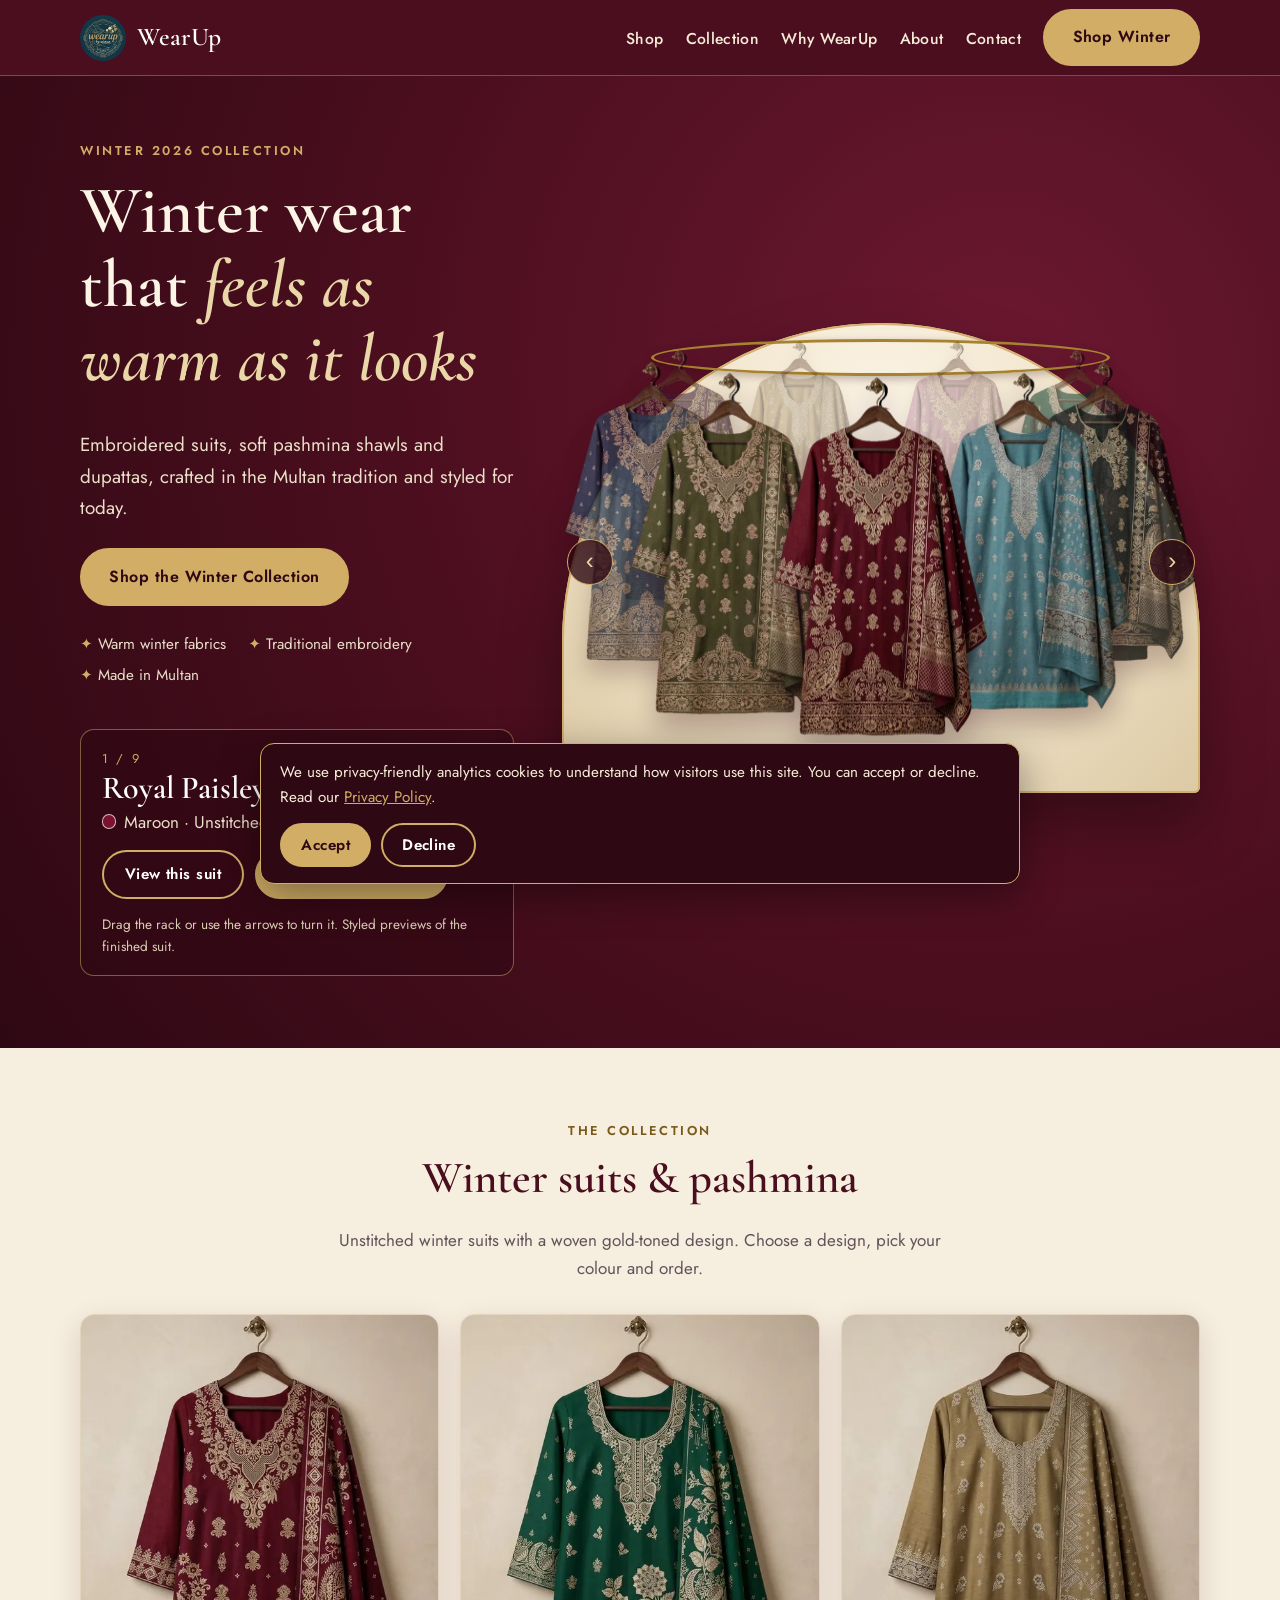
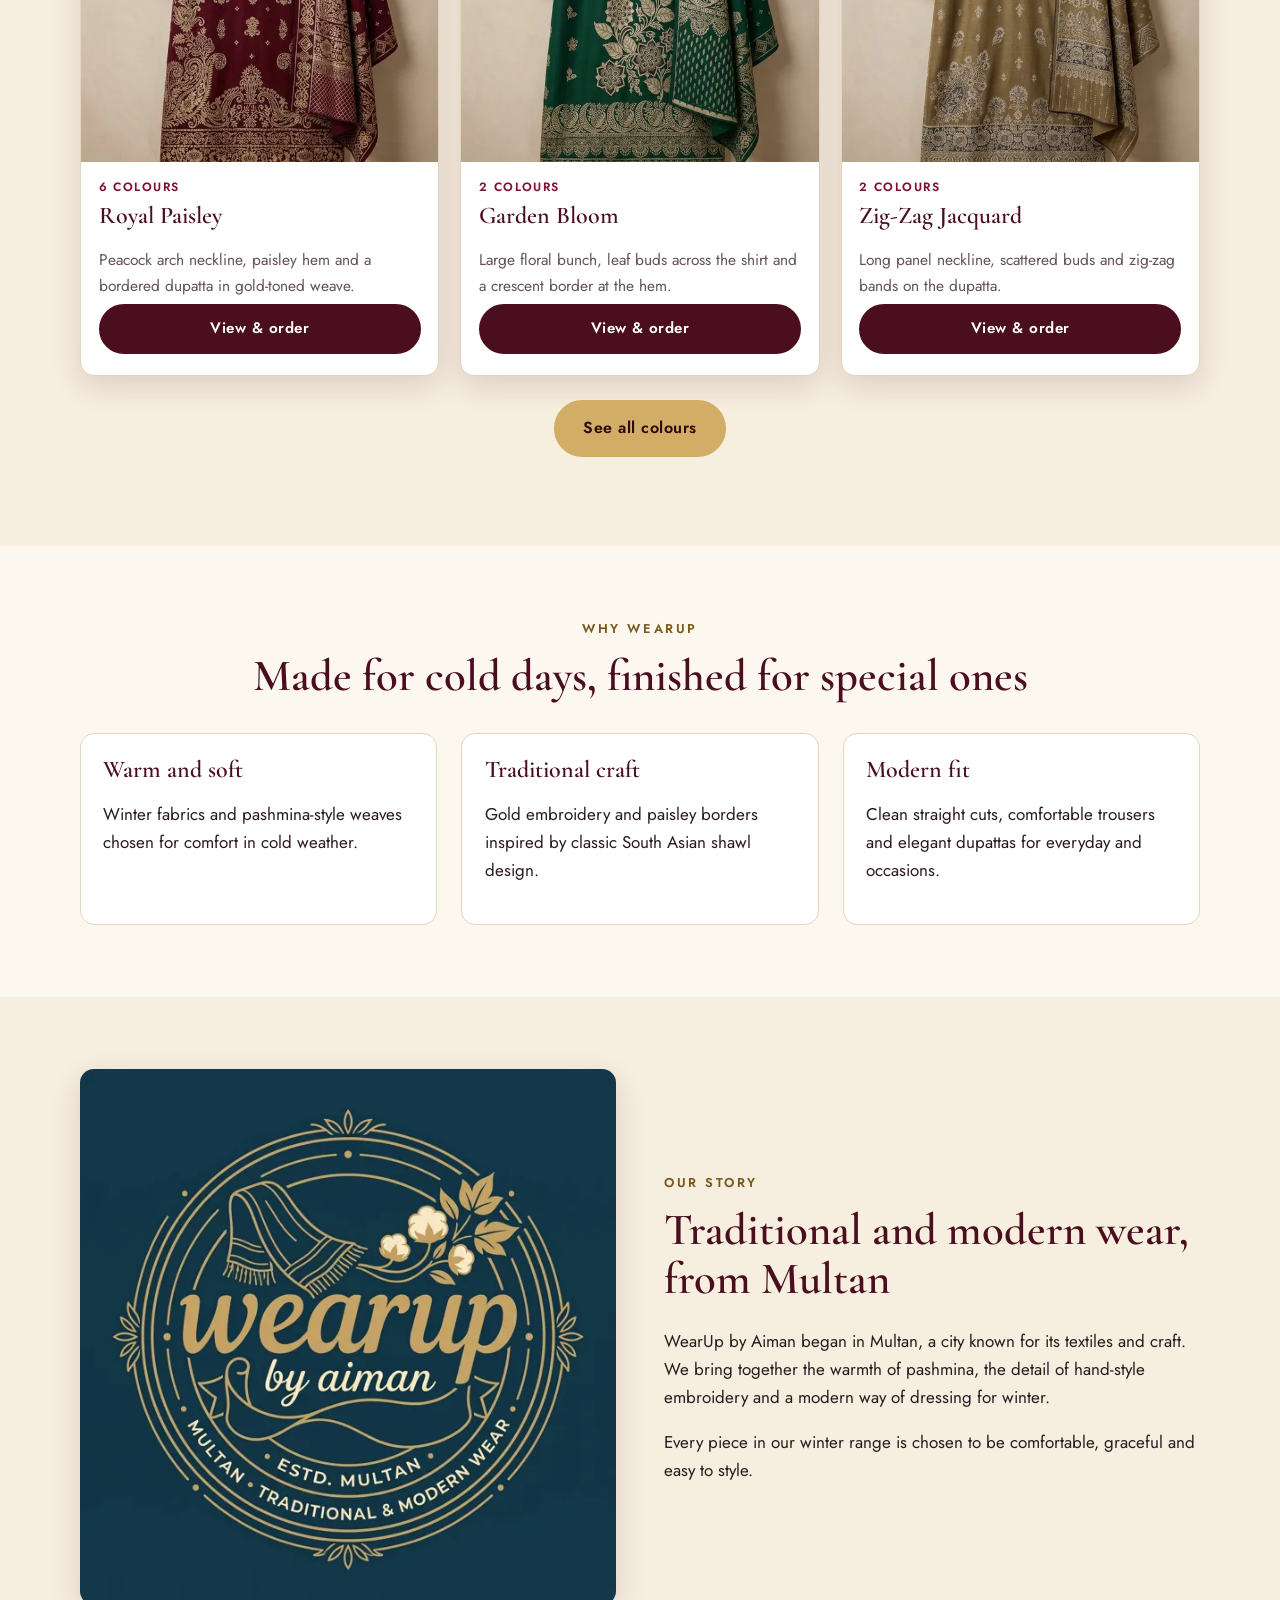
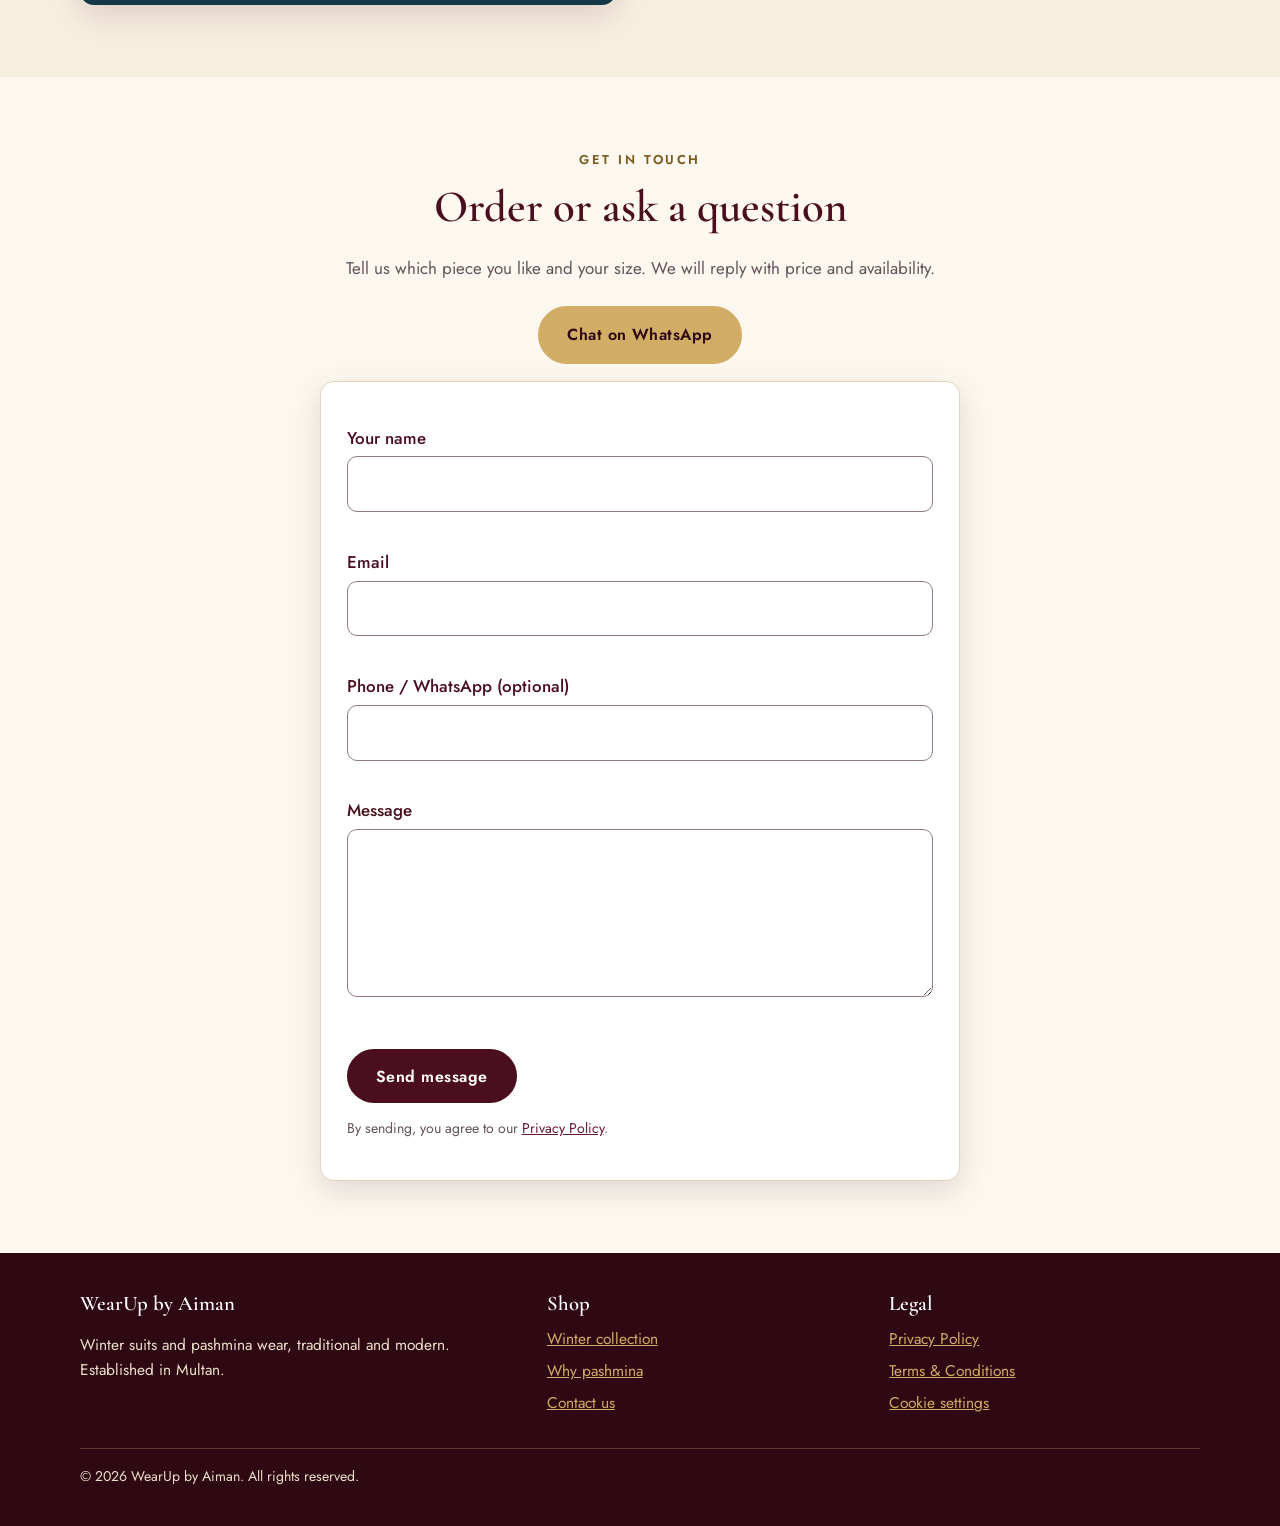
<file: index.html>
<!doctype html>
<html lang="en">
<head>
<meta charset="utf-8">
<meta name="viewport" content="width=device-width,initial-scale=1">
<title>WearUp by Aiman | Winter Suits &amp; Pashmina Wear from Multan</title>
<meta name="description" content="Shop warm winter suits, embroidered kurtas and pashmina shawls. Traditional and modern winter wear, established in Multan.">

<link rel="canonical" href="https://wearupbyaiman.com/">
<meta name="theme-color" content="#4a0e1e">
<link rel="icon" href="./favicon.ico" sizes="any">
<link rel="icon" type="image/png" sizes="32x32" href="./assets/img/favicon-32.png">
<link rel="apple-touch-icon" href="./assets/img/apple-touch-icon.png">
<meta property="og:type" content="website">
<meta property="og:site_name" content="WearUp by Aiman">
<meta property="og:title" content="WearUp by Aiman | Winter Suits &amp; Pashmina Wear from Multan">
<meta property="og:description" content="Shop warm winter suits, embroidered kurtas and pashmina shawls. Traditional and modern winter wear, established in Multan.">
<meta property="og:url" content="https://wearupbyaiman.com/">
<meta property="og:image" content="https://wearupbyaiman.com/assets/img/og-image.jpg">
<meta property="og:image:width" content="1200">
<meta property="og:image:height" content="630">
<meta property="og:image:alt" content="WearUp by Aiman logo beside a maroon embroidered pashmina-style winter suit">
<meta name="twitter:card" content="summary_large_image">
<meta name="twitter:title" content="WearUp by Aiman | Winter Suits &amp; Pashmina Wear from Multan">
<meta name="twitter:description" content="Shop warm winter suits, embroidered kurtas and pashmina shawls. Traditional and modern winter wear, established in Multan.">
<meta name="twitter:image" content="https://wearupbyaiman.com/assets/img/og-image.jpg">
<link rel="stylesheet" href="./assets/style.css">
<link rel="stylesheet" href="./assets/colours.css">
</head>
<body>
<a class="skip" href="#main">Skip to content</a>
<header class="site-header"><div class="wrap nav">
<a class="brand" href="./index.html"><img src="./assets/img/logo-320.webp" width="46" height="46" alt="WearUp by Aiman logo"><span>WearUp</span></a>
<button class="menu-btn" aria-expanded="false" aria-controls="primary-nav">Menu</button>
<ul id="primary-nav">
<li><a class="link" href="./shop/index.html">Shop</a></li>
<li><a class="link" href="./index.html#collection">Collection</a></li>
<li><a class="link" href="./index.html#why">Why WearUp</a></li>
<li><a class="link" href="./index.html#about">About</a></li>
<li><a class="link" href="./index.html#contact">Contact</a></li>
<li><a class="btn" href="./shop/index.html">Shop Winter</a></li>
</ul></div></header>
<main id="main">

<section class="hero"><div class="wrap">
<div class="hero-text"><p class="eyebrow">Winter 2026 Collection</p>
<h1>Winter wear that <em>feels as warm as it looks</em></h1>
<p class="lead">Embroidered suits, soft pashmina shawls and dupattas, crafted in the Multan tradition and styled for today.</p>
<div class="actions"><a class="btn" href="#collection">Shop the Winter Collection</a></div>
<ul class="trust"><li>Warm winter fabrics</li><li>Traditional embroidery</li><li>Made in Multan</li></ul></div>
<div class="rack" id="rack" role="region" aria-roledescription="carousel" aria-label="Winter suits. Drag, swipe or use the left and right arrow keys to turn the rack." tabindex="0">
<div class="rack-room" aria-hidden="true"><div class="rack-arch"></div><div class="rack-ring"></div></div>
<ul class="rack-items"><li class="rack-item"><a href="./dress/royal-paisley/index.html?colour=maroon" data-name="Royal Paisley" data-colour="Maroon" data-key="maroon" draggable="false"><img src="./assets/img/rack/royal-paisley-maroon.webp" width="372" height="620" alt="Royal Paisley winter suit in Maroon on a hanger, styled preview" draggable="false"></a></li><li class="rack-item"><a href="./dress/zigzag-jacquard/index.html?colour=teal" data-name="Zig-Zag Jacquard" data-colour="Teal" data-key="teal" draggable="false"><img src="./assets/img/rack/zigzag-jacquard-teal.webp" width="372" height="620" alt="Zig-Zag Jacquard winter suit in Teal on a hanger, styled preview" draggable="false"></a></li><li class="rack-item"><a href="./dress/royal-paisley/index.html?colour=black" data-name="Royal Paisley" data-colour="Midnight Black" data-key="black" draggable="false"><img src="./assets/img/rack/royal-paisley-black.webp" width="372" height="620" alt="Royal Paisley winter suit in Midnight Black on a hanger, styled preview" draggable="false"></a></li><li class="rack-item"><a href="./dress/garden-bloom/index.html?colour=green" data-name="Garden Bloom" data-colour="Bottle Green" data-key="green" draggable="false"><img src="./assets/img/rack/garden-bloom-green.webp" width="372" height="620" alt="Garden Bloom winter suit in Bottle Green on a hanger, styled preview" draggable="false"></a></li><li class="rack-item"><a href="./dress/royal-paisley/index.html?colour=lilac" data-name="Royal Paisley" data-colour="Lilac" data-key="lilac" draggable="false"><img src="./assets/img/rack/royal-paisley-lilac.webp" width="372" height="620" alt="Royal Paisley winter suit in Lilac on a hanger, styled preview" draggable="false"></a></li><li class="rack-item"><a href="./dress/zigzag-jacquard/index.html?colour=mocha" data-name="Zig-Zag Jacquard" data-colour="Mocha" data-key="mocha" draggable="false"><img src="./assets/img/rack/zigzag-jacquard-mocha.webp" width="372" height="620" alt="Zig-Zag Jacquard winter suit in Mocha on a hanger, styled preview" draggable="false"></a></li><li class="rack-item"><a href="./dress/royal-paisley/index.html?colour=plum" data-name="Royal Paisley" data-colour="Plum" data-key="plum" draggable="false"><img src="./assets/img/rack/royal-paisley-plum.webp" width="372" height="620" alt="Royal Paisley winter suit in Plum on a hanger, styled preview" draggable="false"></a></li><li class="rack-item"><a href="./dress/royal-paisley/index.html?colour=blue" data-name="Royal Paisley" data-colour="Petrol Blue" data-key="blue" draggable="false"><img src="./assets/img/rack/royal-paisley-blue.webp" width="372" height="620" alt="Royal Paisley winter suit in Petrol Blue on a hanger, styled preview" draggable="false"></a></li><li class="rack-item"><a href="./dress/royal-paisley/index.html?colour=olive" data-name="Royal Paisley" data-colour="Olive Green" data-key="olive" draggable="false"><img src="./assets/img/rack/royal-paisley-olive.webp" width="372" height="620" alt="Royal Paisley winter suit in Olive Green on a hanger, styled preview" draggable="false"></a></li></ul>
<button class="rack-btn prev" type="button" aria-label="Previous suit">&#8249;</button><button class="rack-btn next" type="button" aria-label="Next suit">&#8250;</button>
</div>
<div class="rack-panel" aria-live="polite">
<p class="rack-count"><span id="rack-index">1</span> / 9</p>
<h2 id="rack-name">Royal Paisley</h2>
<p class="rack-colour"><span class="dot sw-maroon" id="rack-dot"></span><span id="rack-colour">Maroon &middot; Unstitched 3-piece suit</span></p>
<div class="rack-actions"><a class="btn ghost" id="rack-view" href="./dress/royal-paisley/index.html?colour=maroon">View this suit</a><a class="btn" id="rack-wa" href="#contact" hidden>Order on WhatsApp</a></div>
<p class="rack-hint">Drag the rack or use the arrows to turn it. Styled previews of the finished suit.</p>
</div>
</div></section>

<section id="collection" class="cream"><div class="wrap center">
<p class="eyebrow">The collection</p><h2>Winter suits &amp; pashmina</h2>
<p class="sub">Unstitched winter suits with a woven gold-toned design. Choose a design, pick your colour and order.</p>
<div class="cards three tl"><article class="card"><a class="cardlink" href="./dress/royal-paisley/index.html"><img src="./assets/img/p/royal-paisley-maroon-hanger-m.webp" width="560" height="700" loading="lazy" decoding="async" alt="Royal Paisley winter suit in Maroon on a hanger, styled preview"><div class="body"><span class="tag">6 colours</span><h3>Royal Paisley</h3><p>Peacock arch neckline, paisley hem and a bordered dupatta in gold-toned weave.</p><span class="btn dark">View &amp; order</span></div></a></article><article class="card"><a class="cardlink" href="./dress/garden-bloom/index.html"><img src="./assets/img/p/garden-bloom-green-hanger-m.webp" width="560" height="700" loading="lazy" decoding="async" alt="Garden Bloom winter suit in Green on a hanger, styled preview"><div class="body"><span class="tag">2 colours</span><h3>Garden Bloom</h3><p>Large floral bunch, leaf buds across the shirt and a crescent border at the hem.</p><span class="btn dark">View &amp; order</span></div></a></article><article class="card"><a class="cardlink" href="./dress/zigzag-jacquard/index.html"><img src="./assets/img/p/zigzag-jacquard-mocha-hanger-m.webp" width="560" height="700" loading="lazy" decoding="async" alt="Zigzag Jacquard winter suit in Mocha on a hanger, styled preview"><div class="body"><span class="tag">2 colours</span><h3>Zig-Zag Jacquard</h3><p>Long panel neckline, scattered buds and zig-zag bands on the dupatta.</p><span class="btn dark">View &amp; order</span></div></a></article></div>
<p class="mt"><a class="btn" href="./shop/index.html">See all colours</a></p>
</div></section>

<section id="why"><div class="wrap center"><p class="eyebrow">Why WearUp</p><h2>Made for cold days, finished for special ones</h2>
<div class="features tl">
<div class="feature"><h3>Warm and soft</h3><p>Winter fabrics and pashmina-style weaves chosen for comfort in cold weather.</p></div>
<div class="feature"><h3>Traditional craft</h3><p>Gold embroidery and paisley borders inspired by classic South Asian shawl design.</p></div>
<div class="feature"><h3>Modern fit</h3><p>Clean straight cuts, comfortable trousers and elegant dupattas for everyday and occasions.</p></div>
</div></div></section>

<section id="about" class="cream"><div class="wrap split">
<img src="./assets/img/logo-600.webp" width="600" height="600" loading="lazy" decoding="async" alt="WearUp by Aiman emblem with a shawl and cotton flowers, Established Multan">
<div><p class="eyebrow">Our story</p><h2>Traditional and modern wear, from Multan</h2>
<p>WearUp by Aiman began in Multan, a city known for its textiles and craft. We bring together the warmth of pashmina, the detail of hand-style embroidery and a modern way of dressing for winter.</p>
<p>Every piece in our winter range is chosen to be comfortable, graceful and easy to style.</p></div>
</div></section>

<section id="contact"><div class="wrap center"><p class="eyebrow">Get in touch</p><h2>Order or ask a question</h2>
<p class="sub">Tell us which piece you like and your size. We will reply with price and availability.</p>
<p class="mt"><a class="btn" id="wa-home" href="#contact" hidden>Chat on WhatsApp</a></p>
<form id="contact-form" class="form tl" novalidate>
<label for="name">Your name</label><input id="name" name="name" autocomplete="name" required maxlength="80"><p class="err" id="name-err"></p>
<label for="email">Email</label><input id="email" name="email" type="email" autocomplete="email" required maxlength="120"><p class="err" id="email-err"></p>
<label for="phone">Phone / WhatsApp (optional)</label><input id="phone" name="phone" type="tel" autocomplete="tel" maxlength="20"><p class="err" id="phone-err"></p>
<label for="message">Message</label><textarea id="message" name="message" rows="5" required maxlength="1500"></textarea><p class="err" id="message-err"></p>
<div class="hp" aria-hidden="true"><label>Leave this empty<input name="website" tabindex="-1" autocomplete="off"></label></div>
<button class="btn dark mt" type="submit">Send message</button>
<p id="form-status" class="status" role="status"></p>
<p class="small">By sending, you agree to our <a href="./privacy/index.html">Privacy Policy</a>.</p>
</form></div></section>
</main>
<footer class="site-footer"><div class="wrap">
<div class="cols">
<div><h3>WearUp by Aiman</h3><p>Winter suits and pashmina wear, traditional and modern. Established in Multan.</p></div>
<div><h3>Shop</h3><ul><li><a href="./shop/index.html">Winter collection</a></li><li><a href="./index.html#why">Why pashmina</a></li><li><a href="./index.html#contact">Contact us</a></li></ul></div>
<div><h3>Legal</h3><ul><li><a href="./privacy/index.html">Privacy Policy</a></li><li><a href="./terms/index.html">Terms &amp; Conditions</a></li><li><a href="#" data-cookie-settings>Cookie settings</a></li></ul></div>
</div>
<p class="copy">&copy; 2026 WearUp by Aiman. All rights reserved.</p>
</div></footer>
<div id="cookie-banner" class="cookie" role="dialog" aria-live="polite" aria-label="Cookie consent">
<p>We use privacy-friendly analytics cookies to understand how visitors use this site. You can accept or decline. Read our <a href="./privacy/index.html">Privacy Policy</a>.</p>
<div class="row"><button class="btn" data-accept type="button">Accept</button><button class="btn ghost" data-decline type="button">Decline</button></div>
</div>
<script src="./assets/config.js"></script>
<script src="./assets/app.js" defer></script>
<script src="./assets/rack.js" defer></script>
</body></html>
</file>
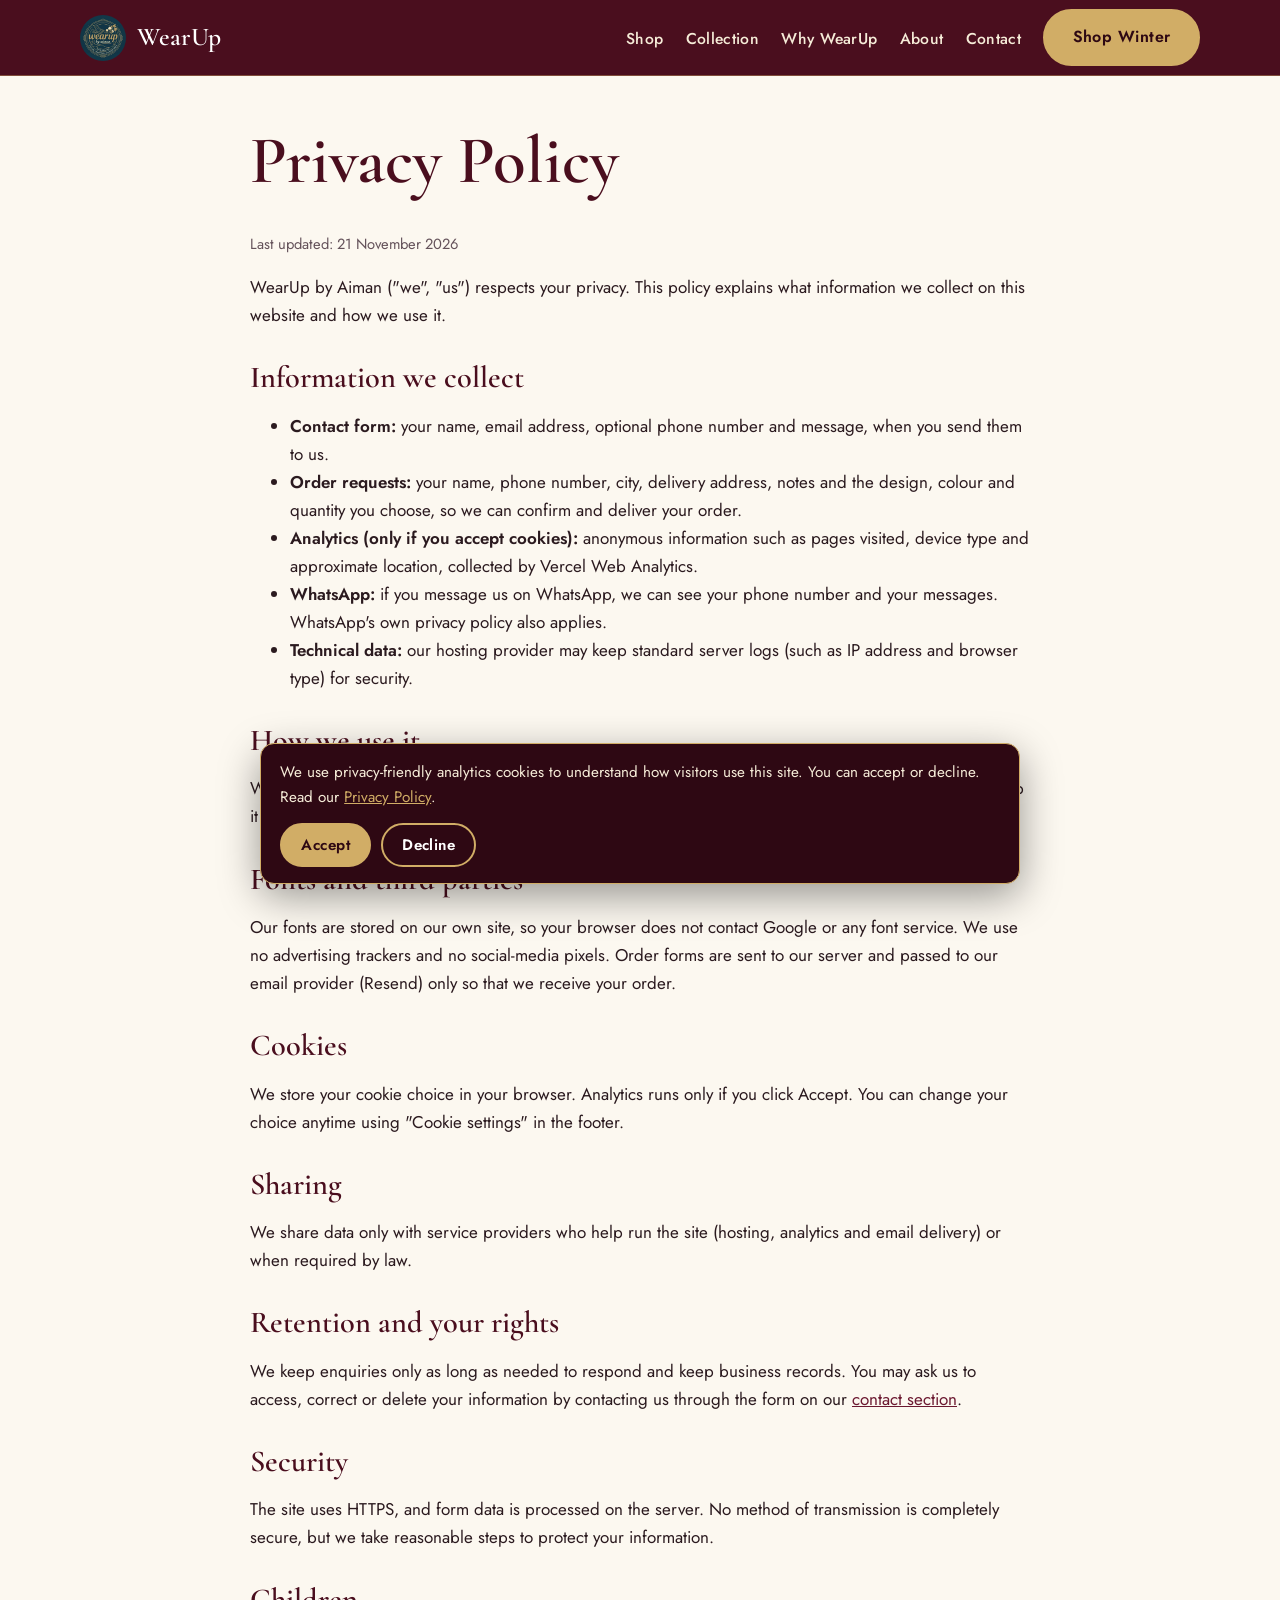
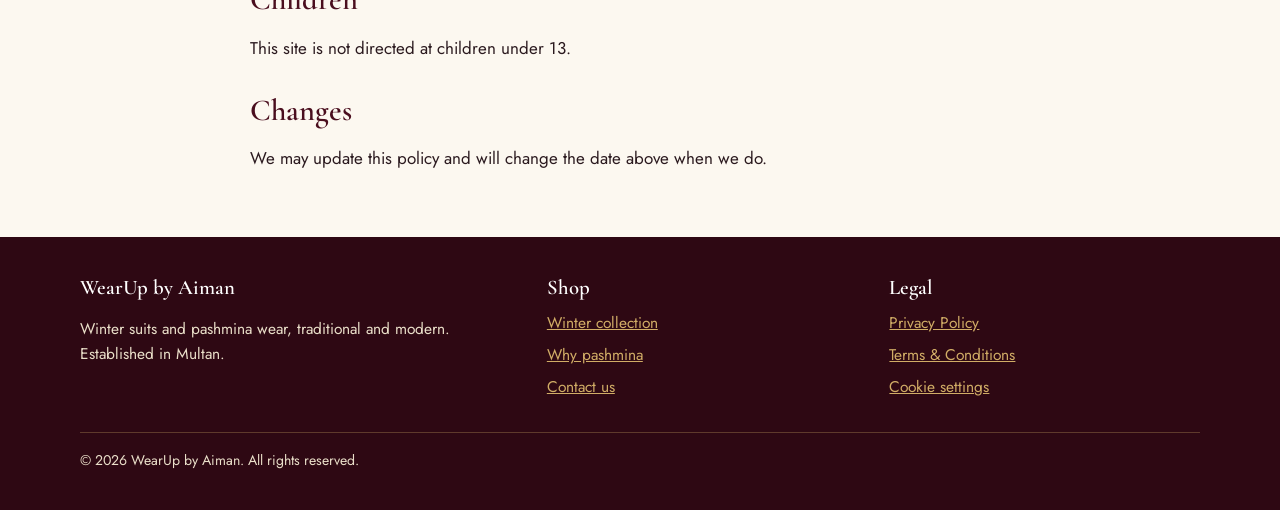
<file: privacy/index.html>
<!doctype html>
<html lang="en">
<head>
<meta charset="utf-8">
<meta name="viewport" content="width=device-width,initial-scale=1">
<title>Privacy Policy | WearUp by Aiman</title>
<meta name="description" content="How WearUp by Aiman collects, uses and protects your personal information.">

<link rel="canonical" href="https://wearupbyaiman.com/privacy/">
<meta name="theme-color" content="#4a0e1e">
<link rel="icon" href="../favicon.ico" sizes="any">
<link rel="icon" type="image/png" sizes="32x32" href="../assets/img/favicon-32.png">
<link rel="apple-touch-icon" href="../assets/img/apple-touch-icon.png">
<meta property="og:type" content="website">
<meta property="og:site_name" content="WearUp by Aiman">
<meta property="og:title" content="Privacy Policy | WearUp by Aiman">
<meta property="og:description" content="How WearUp by Aiman collects, uses and protects your personal information.">
<meta property="og:url" content="https://wearupbyaiman.com/privacy/">
<meta property="og:image" content="https://wearupbyaiman.com/assets/img/og-image.jpg">
<meta property="og:image:width" content="1200">
<meta property="og:image:height" content="630">
<meta property="og:image:alt" content="WearUp by Aiman logo beside a maroon embroidered pashmina-style winter suit">
<meta name="twitter:card" content="summary_large_image">
<meta name="twitter:title" content="Privacy Policy | WearUp by Aiman">
<meta name="twitter:description" content="How WearUp by Aiman collects, uses and protects your personal information.">
<meta name="twitter:image" content="https://wearupbyaiman.com/assets/img/og-image.jpg">
<link rel="stylesheet" href="../assets/style.css">
</head>
<body>
<a class="skip" href="#main">Skip to content</a>
<header class="site-header"><div class="wrap nav">
<a class="brand" href="../index.html"><img src="../assets/img/logo-320.webp" width="46" height="46" alt="WearUp by Aiman logo"><span>WearUp</span></a>
<button class="menu-btn" aria-expanded="false" aria-controls="primary-nav">Menu</button>
<ul id="primary-nav">
<li><a class="link" href="../shop/index.html">Shop</a></li>
<li><a class="link" href="../index.html#collection">Collection</a></li>
<li><a class="link" href="../index.html#why">Why WearUp</a></li>
<li><a class="link" href="../index.html#about">About</a></li>
<li><a class="link" href="../index.html#contact">Contact</a></li>
<li><a class="btn" href="../shop/index.html">Shop Winter</a></li>
</ul></div></header>
<main id="main">

<div class="wrap legal"><h1>Privacy Policy</h1><p class="updated">Last updated: 21 November 2026</p>
<p>WearUp by Aiman ("we", "us") respects your privacy. This policy explains what information we collect on this website and how we use it.</p>
<h2>Information we collect</h2>
<ul><li><strong>Contact form:</strong> your name, email address, optional phone number and message, when you send them to us.</li>
<li><strong>Order requests:</strong> your name, phone number, city, delivery address, notes and the design, colour and quantity you choose, so we can confirm and deliver your order.</li>
<li><strong>Analytics (only if you accept cookies):</strong> anonymous information such as pages visited, device type and approximate location, collected by Vercel Web Analytics.</li>
<li><strong>WhatsApp:</strong> if you message us on WhatsApp, we can see your phone number and your messages. WhatsApp's own privacy policy also applies.</li>
<li><strong>Technical data:</strong> our hosting provider may keep standard server logs (such as IP address and browser type) for security.</li></ul>
<h2>How we use it</h2>
<p>We use your details only to reply to your enquiry, process orders you ask for, improve the website and keep it secure. We do not sell your personal information.</p>
<h2>Fonts and third parties</h2>
<p>Our fonts are stored on our own site, so your browser does not contact Google or any font service. We use no advertising trackers and no social-media pixels. Order forms are sent to our server and passed to our email provider (Resend) only so that we receive your order.</p>
<h2>Cookies</h2>
<p>We store your cookie choice in your browser. Analytics runs only if you click Accept. You can change your choice anytime using "Cookie settings" in the footer.</p>
<h2>Sharing</h2>
<p>We share data only with service providers who help run the site (hosting, analytics and email delivery) or when required by law.</p>
<h2>Retention and your rights</h2>
<p>We keep enquiries only as long as needed to respond and keep business records. You may ask us to access, correct or delete your information by contacting us through the form on our <a href="../index.html#contact">contact section</a>.</p>
<h2>Security</h2>
<p>The site uses HTTPS, and form data is processed on the server. No method of transmission is completely secure, but we take reasonable steps to protect your information.</p>
<h2>Children</h2>
<p>This site is not directed at children under 13.</p>
<h2>Changes</h2>
<p>We may update this policy and will change the date above when we do.</p></div>
</main>
<footer class="site-footer"><div class="wrap">
<div class="cols">
<div><h3>WearUp by Aiman</h3><p>Winter suits and pashmina wear, traditional and modern. Established in Multan.</p></div>
<div><h3>Shop</h3><ul><li><a href="../shop/index.html">Winter collection</a></li><li><a href="../index.html#why">Why pashmina</a></li><li><a href="../index.html#contact">Contact us</a></li></ul></div>
<div><h3>Legal</h3><ul><li><a href="../privacy/index.html">Privacy Policy</a></li><li><a href="../terms/index.html">Terms &amp; Conditions</a></li><li><a href="#" data-cookie-settings>Cookie settings</a></li></ul></div>
</div>
<p class="copy">&copy; 2026 WearUp by Aiman. All rights reserved.</p>
</div></footer>
<div id="cookie-banner" class="cookie" role="dialog" aria-live="polite" aria-label="Cookie consent">
<p>We use privacy-friendly analytics cookies to understand how visitors use this site. You can accept or decline. Read our <a href="../privacy/index.html">Privacy Policy</a>.</p>
<div class="row"><button class="btn" data-accept type="button">Accept</button><button class="btn ghost" data-decline type="button">Decline</button></div>
</div>
<script src="../assets/app.js" defer></script>
</body></html>
</file>
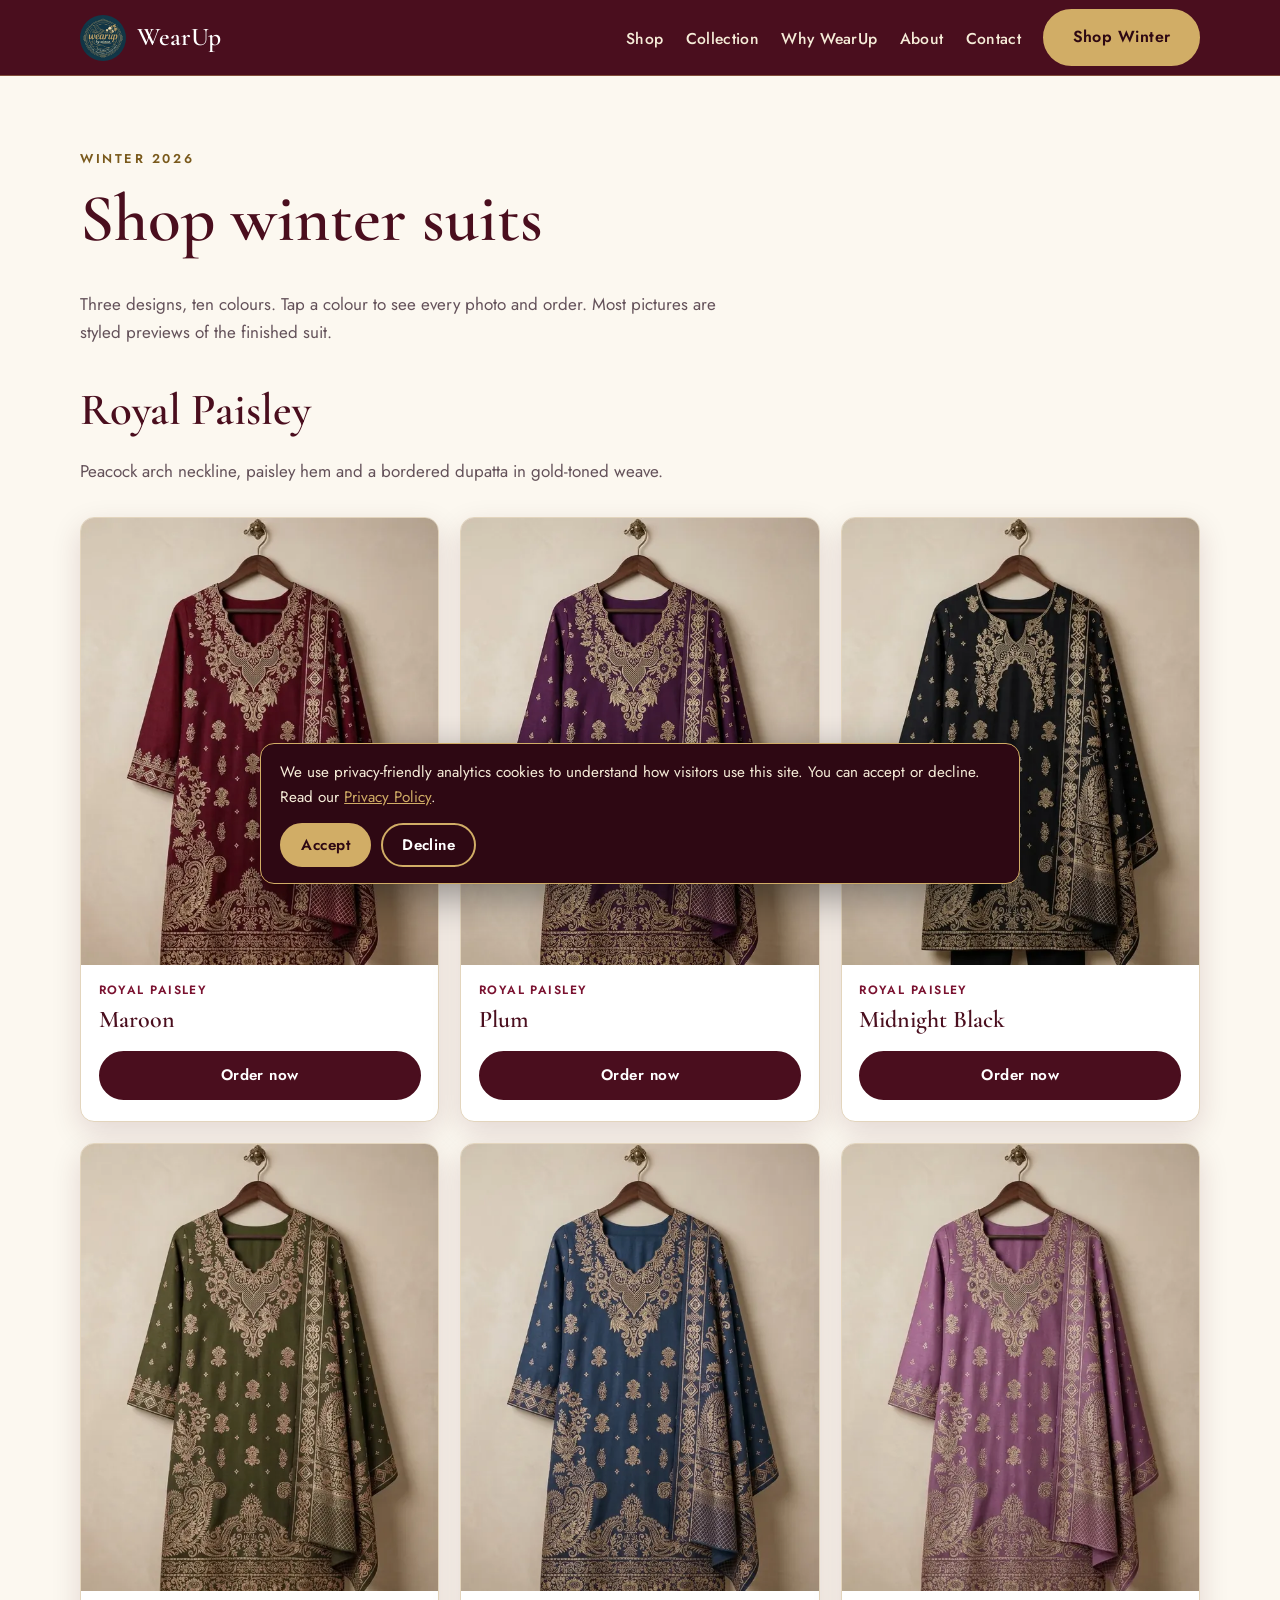
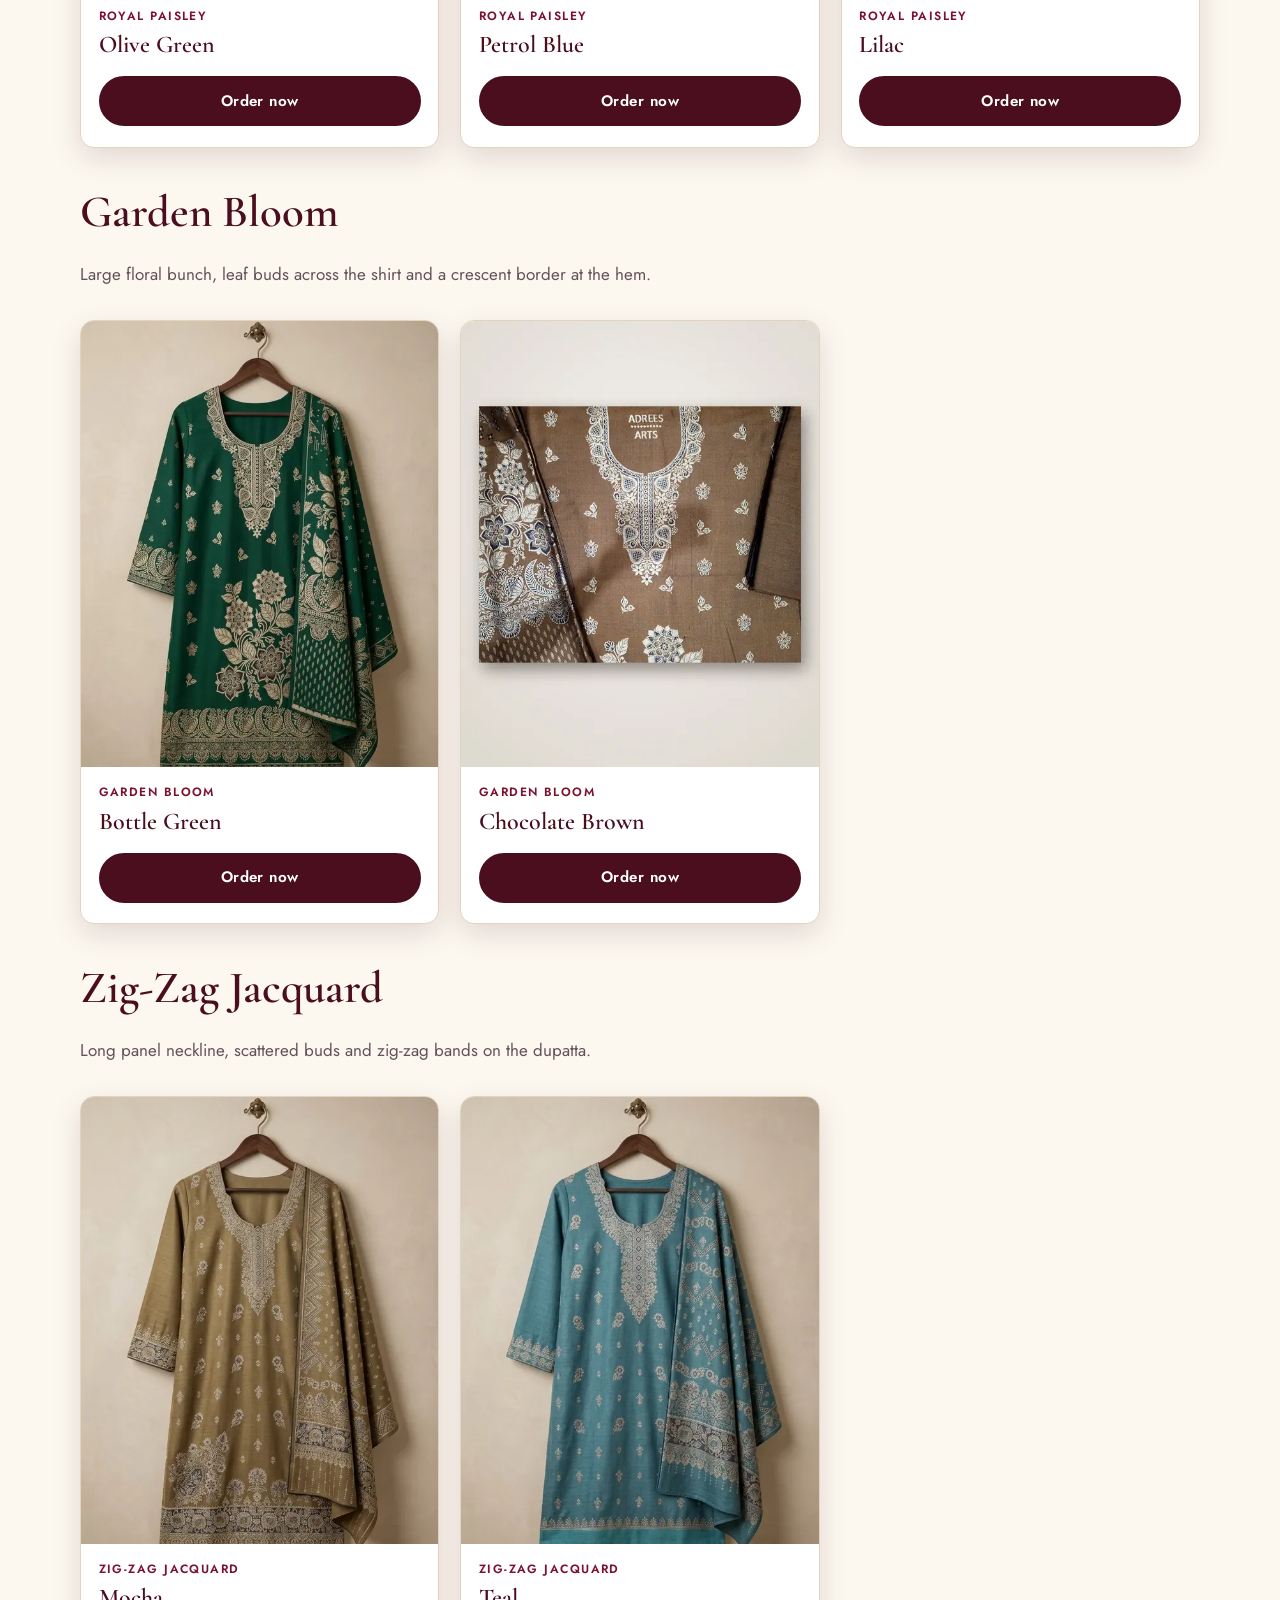
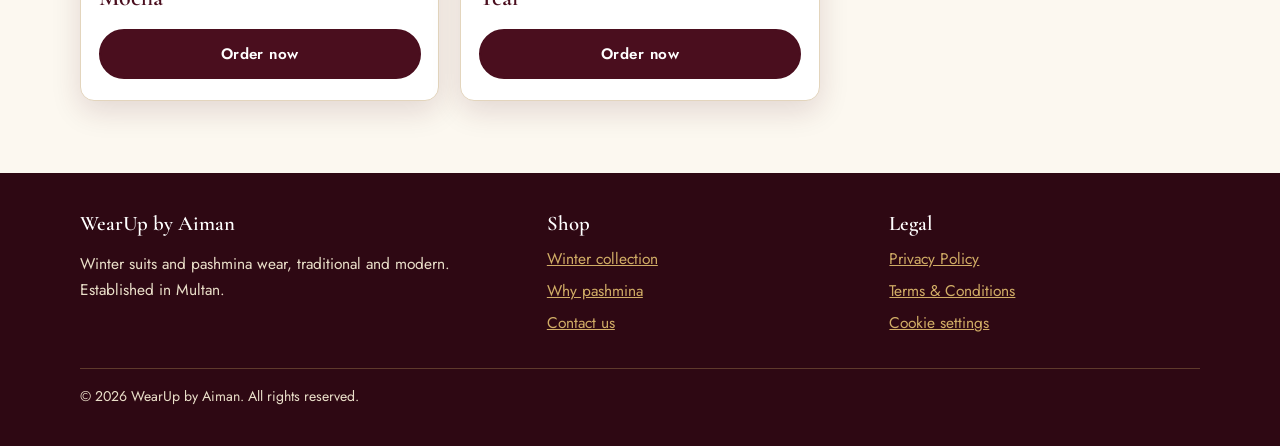
<file: shop/index.html>
<!doctype html>
<html lang="en">
<head>
<meta charset="utf-8">
<meta name="viewport" content="width=device-width,initial-scale=1">
<title>Shop Winter Suits | WearUp by Aiman</title>
<meta name="description" content="Browse unstitched winter suits in 10 colours. Pick a design and colour, then order now. WearUp by Aiman, Multan.">

<link rel="canonical" href="https://wearupbyaiman.com/shop/">
<meta name="theme-color" content="#4a0e1e">
<link rel="icon" href="../favicon.ico" sizes="any">
<link rel="icon" type="image/png" sizes="32x32" href="../assets/img/favicon-32.png">
<link rel="apple-touch-icon" href="../assets/img/apple-touch-icon.png">
<meta property="og:type" content="website">
<meta property="og:site_name" content="WearUp by Aiman">
<meta property="og:title" content="Shop Winter Suits | WearUp by Aiman">
<meta property="og:description" content="Browse unstitched winter suits in 10 colours. Pick a design and colour, then order now. WearUp by Aiman, Multan.">
<meta property="og:url" content="https://wearupbyaiman.com/shop/">
<meta property="og:image" content="https://wearupbyaiman.com/assets/img/og-image.jpg">
<meta property="og:image:width" content="1200">
<meta property="og:image:height" content="630">
<meta property="og:image:alt" content="WearUp by Aiman logo beside a maroon embroidered pashmina-style winter suit">
<meta name="twitter:card" content="summary_large_image">
<meta name="twitter:title" content="Shop Winter Suits | WearUp by Aiman">
<meta name="twitter:description" content="Browse unstitched winter suits in 10 colours. Pick a design and colour, then order now. WearUp by Aiman, Multan.">
<meta name="twitter:image" content="https://wearupbyaiman.com/assets/img/og-image.jpg">
<link rel="stylesheet" href="../assets/style.css">
<link rel="stylesheet" href="../assets/colours.css">
</head>
<body>
<a class="skip" href="#main">Skip to content</a>
<header class="site-header"><div class="wrap nav">
<a class="brand" href="../index.html"><img src="../assets/img/logo-320.webp" width="46" height="46" alt="WearUp by Aiman logo"><span>WearUp</span></a>
<button class="menu-btn" aria-expanded="false" aria-controls="primary-nav">Menu</button>
<ul id="primary-nav">
<li><a class="link" href="../shop/index.html">Shop</a></li>
<li><a class="link" href="../index.html#collection">Collection</a></li>
<li><a class="link" href="../index.html#why">Why WearUp</a></li>
<li><a class="link" href="../index.html#about">About</a></li>
<li><a class="link" href="../index.html#contact">Contact</a></li>
<li><a class="btn" href="../shop/index.html">Shop Winter</a></li>
</ul></div></header>
<main id="main">

<section><div class="wrap"><p class="eyebrow">Winter 2026</p><h1>Shop winter suits</h1><p class="sub2">Three designs, ten colours. Tap a colour to see every photo and order. Most pictures are styled previews of the finished suit.</p><h2 class="shead">Royal Paisley</h2><p class="sub2">Peacock arch neckline, paisley hem and a bordered dupatta in gold-toned weave.</p><div class="cards three tl"><article class="card"><a class="cardlink" href="../dress/royal-paisley/index.html?colour=maroon"><img src="../assets/img/p/royal-paisley-maroon-hanger-m.webp" width="560" height="700" loading="lazy" decoding="async" alt="Royal Paisley winter suit in Maroon on a hanger, styled preview"><div class="body"><span class="tag">Royal Paisley</span><h3>Maroon</h3><span class="btn dark">Order now</span></div></a></article><article class="card"><a class="cardlink" href="../dress/royal-paisley/index.html?colour=plum"><img src="../assets/img/p/royal-paisley-plum-hanger-m.webp" width="560" height="700" loading="lazy" decoding="async" alt="Royal Paisley winter suit in Plum on a hanger, styled preview"><div class="body"><span class="tag">Royal Paisley</span><h3>Plum</h3><span class="btn dark">Order now</span></div></a></article><article class="card"><a class="cardlink" href="../dress/royal-paisley/index.html?colour=black"><img src="../assets/img/p/royal-paisley-black-hanger-m.webp" width="560" height="700" loading="lazy" decoding="async" alt="Royal Paisley winter suit in Black on a hanger, styled preview"><div class="body"><span class="tag">Royal Paisley</span><h3>Midnight Black</h3><span class="btn dark">Order now</span></div></a></article><article class="card"><a class="cardlink" href="../dress/royal-paisley/index.html?colour=olive"><img src="../assets/img/p/royal-paisley-olive-hanger-m.webp" width="560" height="700" loading="lazy" decoding="async" alt="Royal Paisley winter suit in Olive on a hanger, styled preview"><div class="body"><span class="tag">Royal Paisley</span><h3>Olive Green</h3><span class="btn dark">Order now</span></div></a></article><article class="card"><a class="cardlink" href="../dress/royal-paisley/index.html?colour=blue"><img src="../assets/img/p/royal-paisley-blue-hanger-m.webp" width="560" height="700" loading="lazy" decoding="async" alt="Royal Paisley winter suit in Blue on a hanger, styled preview"><div class="body"><span class="tag">Royal Paisley</span><h3>Petrol Blue</h3><span class="btn dark">Order now</span></div></a></article><article class="card"><a class="cardlink" href="../dress/royal-paisley/index.html?colour=lilac"><img src="../assets/img/p/royal-paisley-lilac-hanger-m.webp" width="560" height="700" loading="lazy" decoding="async" alt="Royal Paisley winter suit in Lilac on a hanger, styled preview"><div class="body"><span class="tag">Royal Paisley</span><h3>Lilac</h3><span class="btn dark">Order now</span></div></a></article></div><h2 class="shead">Garden Bloom</h2><p class="sub2">Large floral bunch, leaf buds across the shirt and a crescent border at the hem.</p><div class="cards three tl"><article class="card"><a class="cardlink" href="../dress/garden-bloom/index.html?colour=green"><img src="../assets/img/p/garden-bloom-green-hanger-m.webp" width="560" height="700" loading="lazy" decoding="async" alt="Garden Bloom winter suit in Green on a hanger, styled preview"><div class="body"><span class="tag">Garden Bloom</span><h3>Bottle Green</h3><span class="btn dark">Order now</span></div></a></article><article class="card"><a class="cardlink" href="../dress/garden-bloom/index.html?colour=brown"><img src="../assets/img/p/garden-bloom-brown-1-m.webp" width="560" height="700" loading="lazy" decoding="async" alt="Garden Bloom unstitched winter suit in Chocolate Brown, photo 1 of 1"><div class="body"><span class="tag">Garden Bloom</span><h3>Chocolate Brown</h3><span class="btn dark">Order now</span></div></a></article></div><h2 class="shead">Zig-Zag Jacquard</h2><p class="sub2">Long panel neckline, scattered buds and zig-zag bands on the dupatta.</p><div class="cards three tl"><article class="card"><a class="cardlink" href="../dress/zigzag-jacquard/index.html?colour=mocha"><img src="../assets/img/p/zigzag-jacquard-mocha-hanger-m.webp" width="560" height="700" loading="lazy" decoding="async" alt="Zigzag Jacquard winter suit in Mocha on a hanger, styled preview"><div class="body"><span class="tag">Zig-Zag Jacquard</span><h3>Mocha</h3><span class="btn dark">Order now</span></div></a></article><article class="card"><a class="cardlink" href="../dress/zigzag-jacquard/index.html?colour=teal"><img src="../assets/img/p/zigzag-jacquard-teal-hanger-m.webp" width="560" height="700" loading="lazy" decoding="async" alt="Zigzag Jacquard winter suit in Teal on a hanger, styled preview"><div class="body"><span class="tag">Zig-Zag Jacquard</span><h3>Teal</h3><span class="btn dark">Order now</span></div></a></article></div></div></section>
</main>
<footer class="site-footer"><div class="wrap">
<div class="cols">
<div><h3>WearUp by Aiman</h3><p>Winter suits and pashmina wear, traditional and modern. Established in Multan.</p></div>
<div><h3>Shop</h3><ul><li><a href="../shop/index.html">Winter collection</a></li><li><a href="../index.html#why">Why pashmina</a></li><li><a href="../index.html#contact">Contact us</a></li></ul></div>
<div><h3>Legal</h3><ul><li><a href="../privacy/index.html">Privacy Policy</a></li><li><a href="../terms/index.html">Terms &amp; Conditions</a></li><li><a href="#" data-cookie-settings>Cookie settings</a></li></ul></div>
</div>
<p class="copy">&copy; 2026 WearUp by Aiman. All rights reserved.</p>
</div></footer>
<div id="cookie-banner" class="cookie" role="dialog" aria-live="polite" aria-label="Cookie consent">
<p>We use privacy-friendly analytics cookies to understand how visitors use this site. You can accept or decline. Read our <a href="../privacy/index.html">Privacy Policy</a>.</p>
<div class="row"><button class="btn" data-accept type="button">Accept</button><button class="btn ghost" data-decline type="button">Decline</button></div>
</div>
<script src="../assets/app.js" defer></script>
</body></html>
</file>
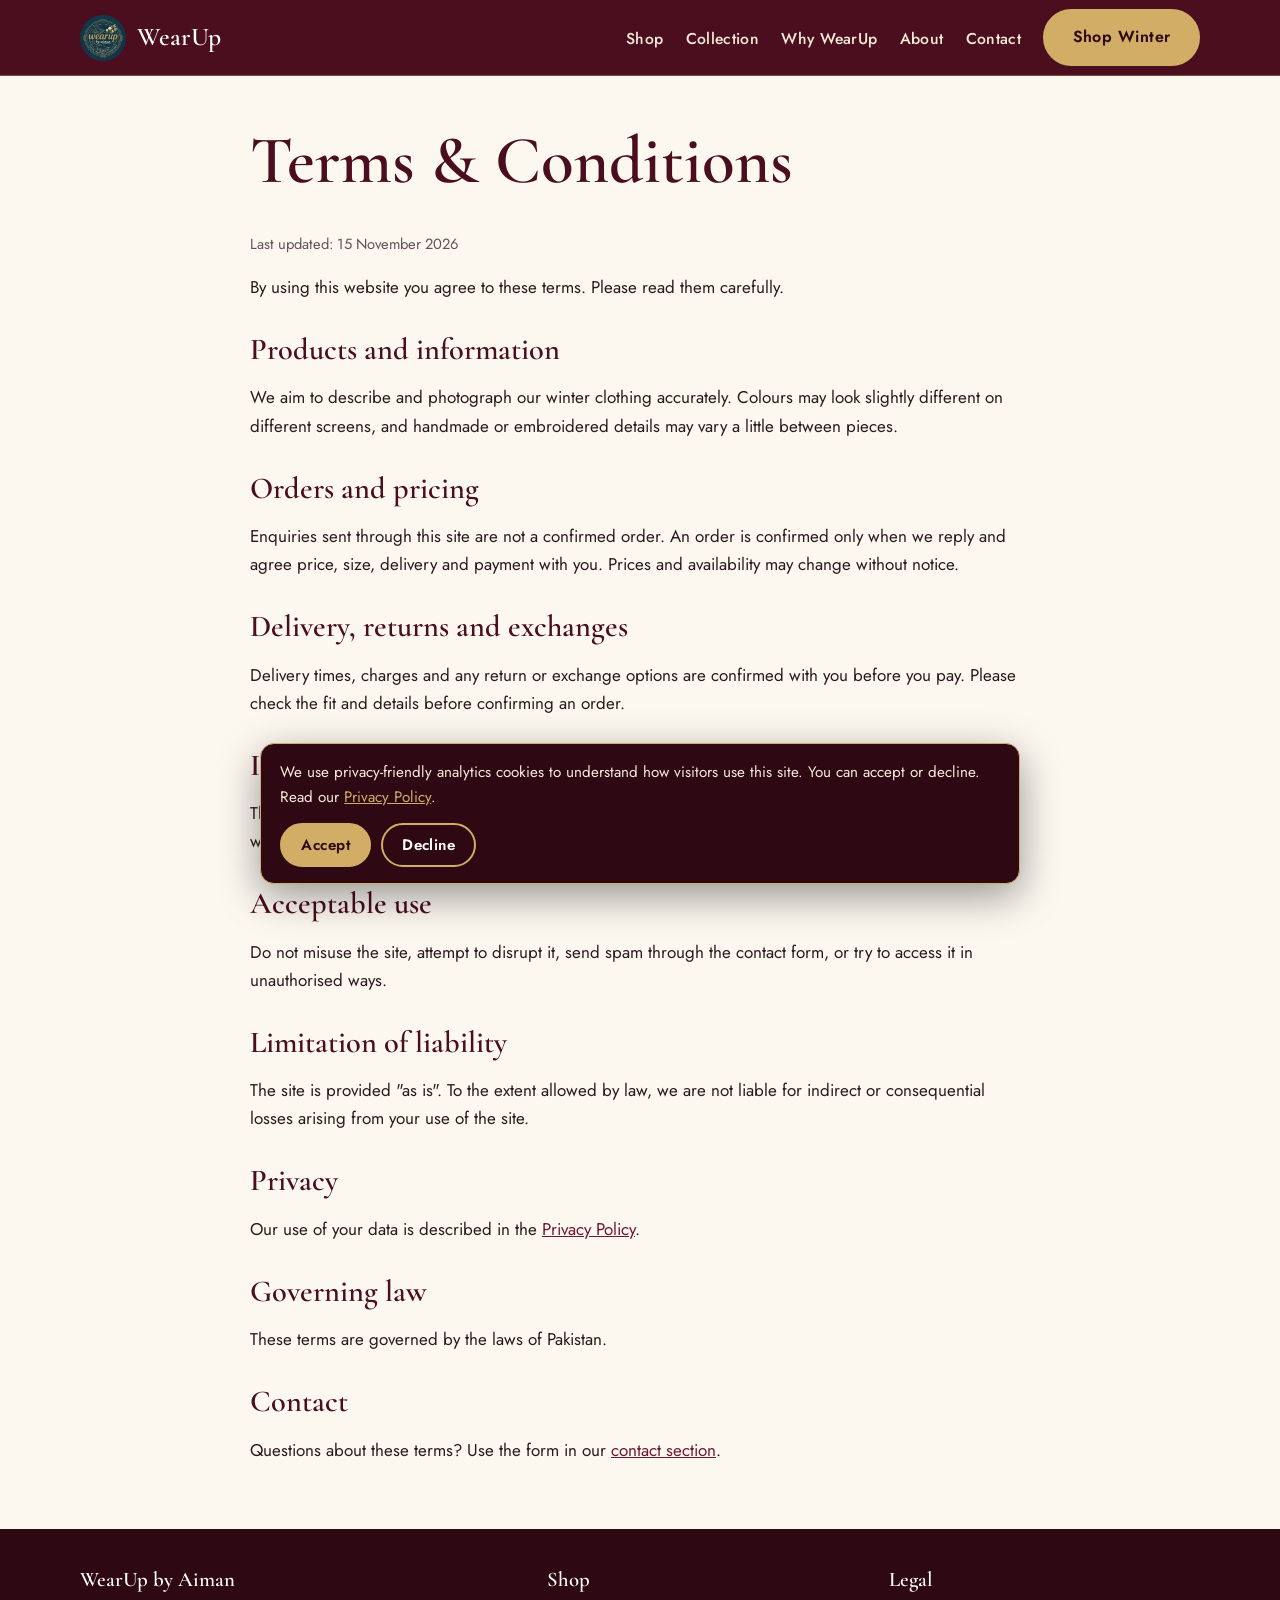
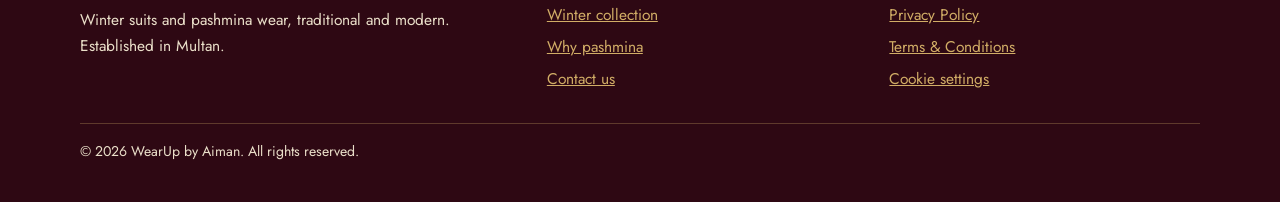
<file: terms/index.html>
<!doctype html>
<html lang="en">
<head>
<meta charset="utf-8">
<meta name="viewport" content="width=device-width,initial-scale=1">
<title>Terms &amp; Conditions | WearUp by Aiman</title>
<meta name="description" content="Terms and conditions for using the WearUp by Aiman website and ordering our winter clothing.">

<link rel="canonical" href="https://wearupbyaiman.com/terms/">
<meta name="theme-color" content="#4a0e1e">
<link rel="icon" href="../favicon.ico" sizes="any">
<link rel="icon" type="image/png" sizes="32x32" href="../assets/img/favicon-32.png">
<link rel="apple-touch-icon" href="../assets/img/apple-touch-icon.png">
<meta property="og:type" content="website">
<meta property="og:site_name" content="WearUp by Aiman">
<meta property="og:title" content="Terms &amp; Conditions | WearUp by Aiman">
<meta property="og:description" content="Terms and conditions for using the WearUp by Aiman website and ordering our winter clothing.">
<meta property="og:url" content="https://wearupbyaiman.com/terms/">
<meta property="og:image" content="https://wearupbyaiman.com/assets/img/og-image.jpg">
<meta property="og:image:width" content="1200">
<meta property="og:image:height" content="630">
<meta property="og:image:alt" content="WearUp by Aiman logo beside a maroon embroidered pashmina-style winter suit">
<meta name="twitter:card" content="summary_large_image">
<meta name="twitter:title" content="Terms &amp; Conditions | WearUp by Aiman">
<meta name="twitter:description" content="Terms and conditions for using the WearUp by Aiman website and ordering our winter clothing.">
<meta name="twitter:image" content="https://wearupbyaiman.com/assets/img/og-image.jpg">
<link rel="stylesheet" href="../assets/style.css">
</head>
<body>
<a class="skip" href="#main">Skip to content</a>
<header class="site-header"><div class="wrap nav">
<a class="brand" href="../index.html"><img src="../assets/img/logo-320.webp" width="46" height="46" alt="WearUp by Aiman logo"><span>WearUp</span></a>
<button class="menu-btn" aria-expanded="false" aria-controls="primary-nav">Menu</button>
<ul id="primary-nav">
<li><a class="link" href="../shop/index.html">Shop</a></li>
<li><a class="link" href="../index.html#collection">Collection</a></li>
<li><a class="link" href="../index.html#why">Why WearUp</a></li>
<li><a class="link" href="../index.html#about">About</a></li>
<li><a class="link" href="../index.html#contact">Contact</a></li>
<li><a class="btn" href="../shop/index.html">Shop Winter</a></li>
</ul></div></header>
<main id="main">

<div class="wrap legal"><h1>Terms &amp; Conditions</h1><p class="updated">Last updated: 15 November 2026</p>
<p>By using this website you agree to these terms. Please read them carefully.</p>
<h2>Products and information</h2>
<p>We aim to describe and photograph our winter clothing accurately. Colours may look slightly different on different screens, and handmade or embroidered details may vary a little between pieces.</p>
<h2>Orders and pricing</h2>
<p>Enquiries sent through this site are not a confirmed order. An order is confirmed only when we reply and agree price, size, delivery and payment with you. Prices and availability may change without notice.</p>
<h2>Delivery, returns and exchanges</h2>
<p>Delivery times, charges and any return or exchange options are confirmed with you before you pay. Please check the fit and details before confirming an order.</p>
<h2>Intellectual property</h2>
<p>The WearUp by Aiman name, logo, photos and text belong to us. Please do not copy or reuse them without written permission.</p>
<h2>Acceptable use</h2>
<p>Do not misuse the site, attempt to disrupt it, send spam through the contact form, or try to access it in unauthorised ways.</p>
<h2>Limitation of liability</h2>
<p>The site is provided "as is". To the extent allowed by law, we are not liable for indirect or consequential losses arising from your use of the site.</p>
<h2>Privacy</h2>
<p>Our use of your data is described in the <a href="../privacy/index.html">Privacy Policy</a>.</p>
<h2>Governing law</h2>
<p>These terms are governed by the laws of Pakistan.</p>
<h2>Contact</h2>
<p>Questions about these terms? Use the form in our <a href="../index.html#contact">contact section</a>.</p></div>
</main>
<footer class="site-footer"><div class="wrap">
<div class="cols">
<div><h3>WearUp by Aiman</h3><p>Winter suits and pashmina wear, traditional and modern. Established in Multan.</p></div>
<div><h3>Shop</h3><ul><li><a href="../shop/index.html">Winter collection</a></li><li><a href="../index.html#why">Why pashmina</a></li><li><a href="../index.html#contact">Contact us</a></li></ul></div>
<div><h3>Legal</h3><ul><li><a href="../privacy/index.html">Privacy Policy</a></li><li><a href="../terms/index.html">Terms &amp; Conditions</a></li><li><a href="#" data-cookie-settings>Cookie settings</a></li></ul></div>
</div>
<p class="copy">&copy; 2026 WearUp by Aiman. All rights reserved.</p>
</div></footer>
<div id="cookie-banner" class="cookie" role="dialog" aria-live="polite" aria-label="Cookie consent">
<p>We use privacy-friendly analytics cookies to understand how visitors use this site. You can accept or decline. Read our <a href="../privacy/index.html">Privacy Policy</a>.</p>
<div class="row"><button class="btn" data-accept type="button">Accept</button><button class="btn ghost" data-decline type="button">Decline</button></div>
</div>
<script src="../assets/app.js" defer></script>
</body></html>
</file>
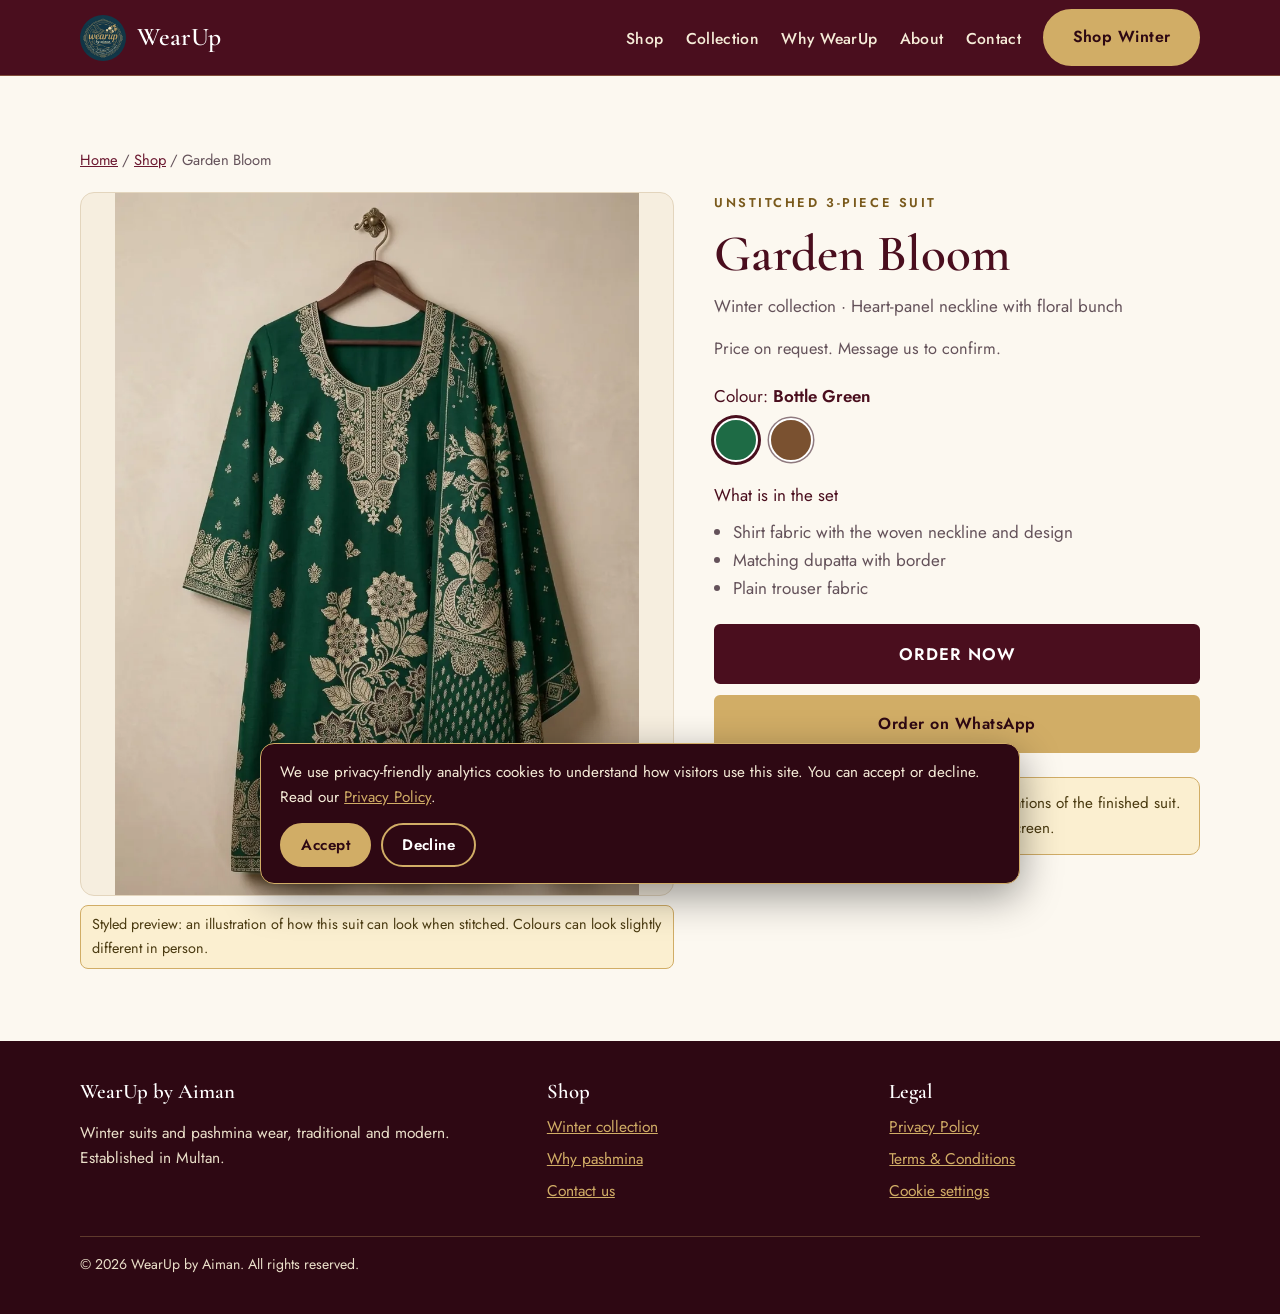
<file: dress/garden-bloom/index.html>
<!doctype html>
<html lang="en">
<head>
<meta charset="utf-8">
<meta name="viewport" content="width=device-width,initial-scale=1">
<title>Garden Bloom Winter Suit | WearUp by Aiman</title>
<meta name="description" content="Garden Bloom unstitched winter suit in Bottle Green, Chocolate Brown. Large floral bunch, leaf buds across the shirt and a crescent border at the hem. Order now from WearUp by Aiman, Multan.">

<link rel="canonical" href="https://wearupbyaiman.com/dress/garden-bloom/">
<meta name="theme-color" content="#4a0e1e">
<link rel="icon" href="../../favicon.ico" sizes="any">
<link rel="icon" type="image/png" sizes="32x32" href="../../assets/img/favicon-32.png">
<link rel="apple-touch-icon" href="../../assets/img/apple-touch-icon.png">
<meta property="og:type" content="website">
<meta property="og:site_name" content="WearUp by Aiman">
<meta property="og:title" content="Garden Bloom Winter Suit | WearUp by Aiman">
<meta property="og:description" content="Garden Bloom unstitched winter suit in Bottle Green, Chocolate Brown. Large floral bunch, leaf buds across the shirt and a crescent border at the hem. Order now from WearUp by Aiman, Multan.">
<meta property="og:url" content="https://wearupbyaiman.com/dress/garden-bloom/">
<meta property="og:image" content="https://wearupbyaiman.com/assets/img/og-image.jpg">
<meta property="og:image:width" content="1200">
<meta property="og:image:height" content="630">
<meta property="og:image:alt" content="WearUp by Aiman logo beside a maroon embroidered pashmina-style winter suit">
<meta name="twitter:card" content="summary_large_image">
<meta name="twitter:title" content="Garden Bloom Winter Suit | WearUp by Aiman">
<meta name="twitter:description" content="Garden Bloom unstitched winter suit in Bottle Green, Chocolate Brown. Large floral bunch, leaf buds across the shirt and a crescent border at the hem. Order now from WearUp by Aiman, Multan.">
<meta name="twitter:image" content="https://wearupbyaiman.com/assets/img/og-image.jpg">
<link rel="stylesheet" href="../../assets/style.css">
<link rel="stylesheet" href="../../assets/colours.css">
</head>
<body>
<a class="skip" href="#main">Skip to content</a>
<header class="site-header"><div class="wrap nav">
<a class="brand" href="../../index.html"><img src="../../assets/img/logo-320.webp" width="46" height="46" alt="WearUp by Aiman logo"><span>WearUp</span></a>
<button class="menu-btn" aria-expanded="false" aria-controls="primary-nav">Menu</button>
<ul id="primary-nav">
<li><a class="link" href="../../shop/index.html">Shop</a></li>
<li><a class="link" href="../../index.html#collection">Collection</a></li>
<li><a class="link" href="../../index.html#why">Why WearUp</a></li>
<li><a class="link" href="../../index.html#about">About</a></li>
<li><a class="link" href="../../index.html#contact">Contact</a></li>
<li><a class="btn" href="../../shop/index.html">Shop Winter</a></li>
</ul></div></header>
<main id="main">

<section class="pdp"><div class="wrap">
<nav class="crumbs" aria-label="Breadcrumb"><a href="../../index.html">Home</a> / <a href="../../shop/index.html">Shop</a> / Garden Bloom</nav>
<div class="pdpgrid">
<div class="gallery"><div class="stage"><img id="main-img" src="../../assets/img/p/garden-bloom-green-hanger.webp" width="896" height="1200" fetchpriority="high" alt="Garden Bloom winter suit in Bottle Green on a wooden hanger, styled preview illustration"></div><p class="photo-note" id="photo-note">Styled preview: an illustration of how this suit can look when stitched. Colours can look slightly different in person.</p><div class="thumbs" id="thumbs" hidden><button type="button" class="thumb" data-i="0" aria-label="Show photo 1" aria-current="true"><img src="../../assets/img/p/garden-bloom-green-hanger-s.webp" width="100" height="125" alt=""></button></div></div>
<div class="info">
<p class="eyebrow">Unstitched 3-piece suit</p>
<h1>Garden Bloom</h1>
<p class="meta">Winter collection · Heart-panel neckline with floral bunch</p>
<p class="price pending">Price on request. Message us to confirm.</p>
<p class="lbl">Colour: <strong id="colour-name">Bottle Green</strong></p>
<div class="swatches" role="group" aria-label="Choose a colour"><button type="button" class="swatch sw-green" data-colour="green" aria-label="Bottle Green" aria-pressed="true"></button><button type="button" class="swatch sw-brown" data-colour="brown" aria-label="Chocolate Brown" aria-pressed="false"></button></div>
<p class="lbl">What is in the set</p>
<ul class="incl"><li>Shirt fabric with the woven neckline and design</li><li>Matching dupatta with border</li><li>Plain trouser fabric</li></ul>
<button class="btn dark order-btn" id="order-open" type="button" aria-expanded="false" aria-controls="order-panel">Order now</button>
<a class="btn wa" id="wa-link" href="#order-panel" hidden>Order on WhatsApp</a>
<form id="order-form" class="form tl" novalidate hidden>
<div id="order-panel" tabindex="-1"><h2>Your order</h2>
<p class="small">Ordering: <strong id="order-summary"></strong></p></div>
<label for="o-name">Your name</label><input id="o-name" name="name" autocomplete="name" required maxlength="80"><p class="err" id="o-name-err"></p>
<label for="o-phone">Phone / WhatsApp number</label><input id="o-phone" name="phone" type="tel" autocomplete="tel" required maxlength="20"><p class="err" id="o-phone-err"></p>
<label for="o-city">City</label><input id="o-city" name="city" autocomplete="address-level2" required maxlength="60"><p class="err" id="o-city-err"></p>
<label for="o-address">Delivery address</label><textarea id="o-address" name="address" rows="3" autocomplete="street-address" required maxlength="300"></textarea><p class="err" id="o-address-err"></p>
<label for="o-qty">Number of suits</label><input id="o-qty" name="qty" type="number" min="1" max="10" value="1" inputmode="numeric"><p class="err" id="o-qty-err"></p>
<label for="o-notes">Notes (optional)</label><textarea id="o-notes" name="notes" rows="2" maxlength="300"></textarea>
<div class="hp" aria-hidden="true"><label>Leave this empty<input name="website" tabindex="-1" autocomplete="off"></label></div>
<button class="btn dark mt" type="submit">Place order request</button>
<p id="order-status" class="status" role="status"></p>
<p class="small">This sends your request to us. Price, delivery and payment are confirmed with you before anything is charged. See our <a href="../../terms/index.html">Terms</a> and <a href="../../privacy/index.html">Privacy Policy</a>.</p>
</form>
<div class="notice mt">Pictures marked "Styled preview" are illustrations of the finished suit. Colours can look slightly different on your screen.</div>
</div></div></div></section>
<script type="application/json" id="design-data">{"slug": "garden-bloom", "name": "Garden Bloom", "colours": [{"key": "green", "name": "Bottle Green", "photos": [{"full": "../../assets/img/p/garden-bloom-green-hanger.webp", "med": "../../assets/img/p/garden-bloom-green-hanger-m.webp", "thumb": "../../assets/img/p/garden-bloom-green-hanger-s.webp", "alt": "Garden Bloom winter suit in Bottle Green on a wooden hanger, styled preview illustration", "ratio": "896x1200", "note": "Styled preview: an illustration of how this suit can look when stitched. Colours can look slightly different in person."}]}, {"key": "brown", "name": "Chocolate Brown", "photos": [{"full": "../../assets/img/p/garden-bloom-brown-1.webp", "med": "../../assets/img/p/garden-bloom-brown-1-m.webp", "thumb": "../../assets/img/p/garden-bloom-brown-1-s.webp", "alt": "Garden Bloom unstitched winter suit in Chocolate Brown, actual fabric photo 1 of 1", "ratio": "1200x1500"}]}]}</script>
<script src="../../assets/config.js"></script><script src="../../assets/product.js" defer></script>
</main>
<footer class="site-footer"><div class="wrap">
<div class="cols">
<div><h3>WearUp by Aiman</h3><p>Winter suits and pashmina wear, traditional and modern. Established in Multan.</p></div>
<div><h3>Shop</h3><ul><li><a href="../../shop/index.html">Winter collection</a></li><li><a href="../../index.html#why">Why pashmina</a></li><li><a href="../../index.html#contact">Contact us</a></li></ul></div>
<div><h3>Legal</h3><ul><li><a href="../../privacy/index.html">Privacy Policy</a></li><li><a href="../../terms/index.html">Terms &amp; Conditions</a></li><li><a href="#" data-cookie-settings>Cookie settings</a></li></ul></div>
</div>
<p class="copy">&copy; 2026 WearUp by Aiman. All rights reserved.</p>
</div></footer>
<div id="cookie-banner" class="cookie" role="dialog" aria-live="polite" aria-label="Cookie consent">
<p>We use privacy-friendly analytics cookies to understand how visitors use this site. You can accept or decline. Read our <a href="../../privacy/index.html">Privacy Policy</a>.</p>
<div class="row"><button class="btn" data-accept type="button">Accept</button><button class="btn ghost" data-decline type="button">Decline</button></div>
</div>
<script src="../../assets/app.js" defer></script>
</body></html>
</file>
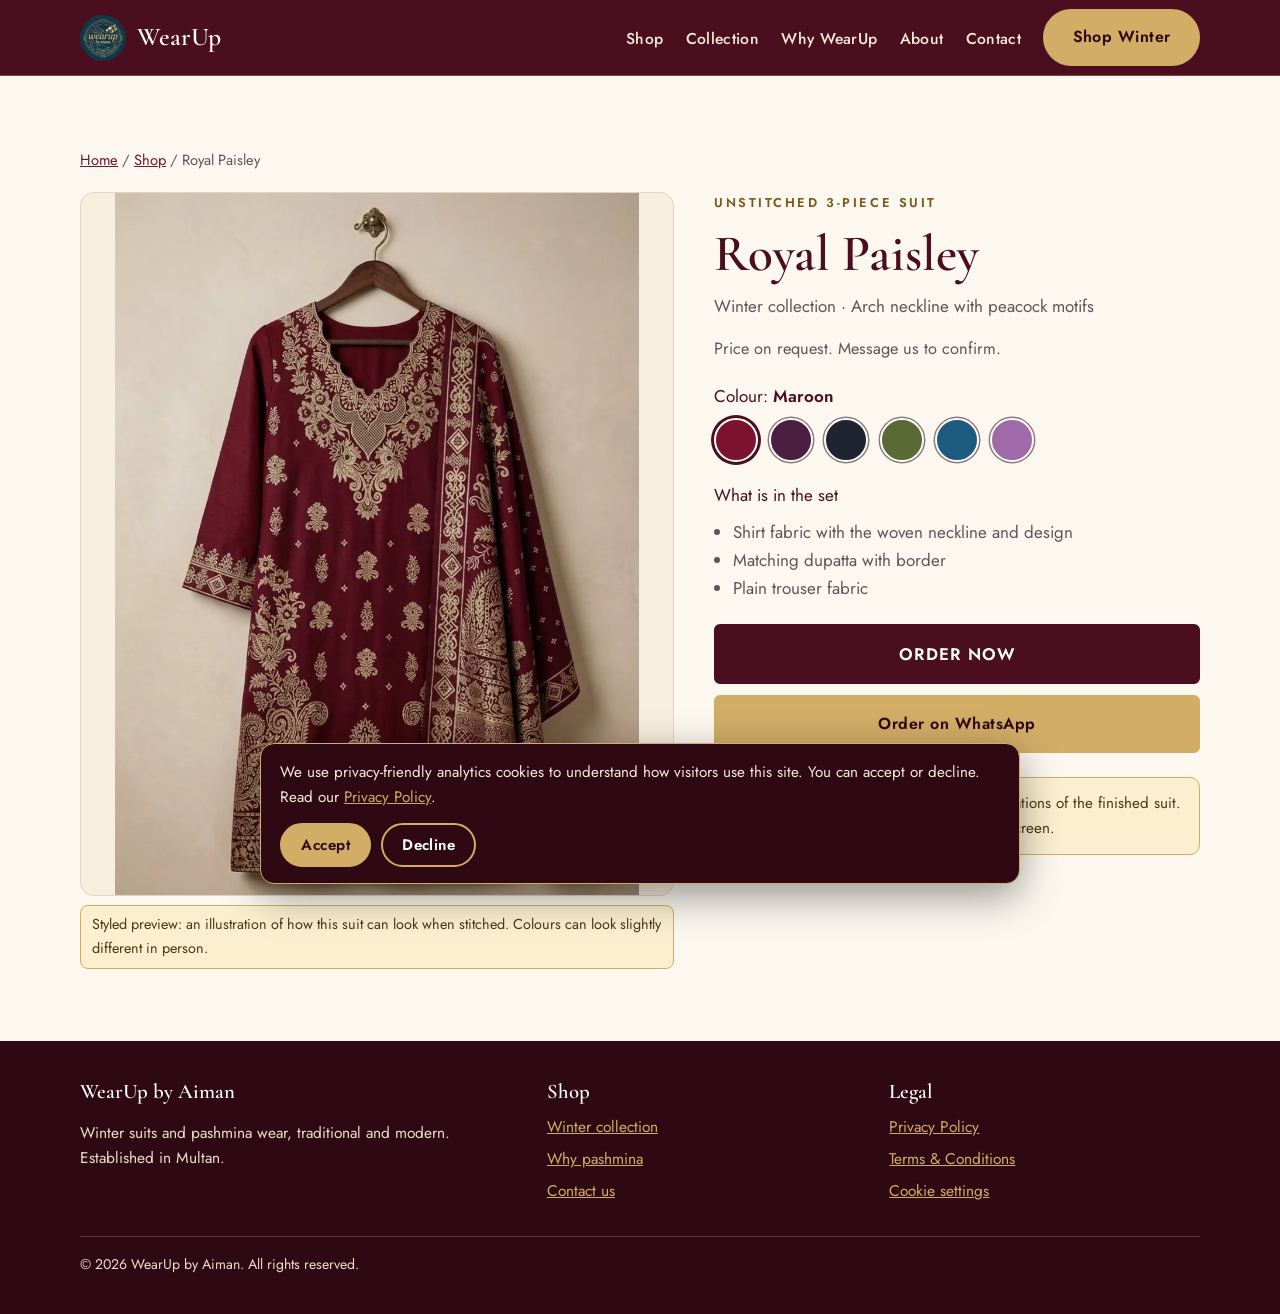
<file: dress/royal-paisley/index.html>
<!doctype html>
<html lang="en">
<head>
<meta charset="utf-8">
<meta name="viewport" content="width=device-width,initial-scale=1">
<title>Royal Paisley Winter Suit | WearUp by Aiman</title>
<meta name="description" content="Royal Paisley unstitched winter suit in Maroon, Plum, Midnight Black, Olive Green, Petrol Blue, Lilac. Peacock arch neckline, paisley hem and a bordered dupatta in gold-toned weave. Order now from WearUp by Aiman, Multan.">

<link rel="canonical" href="https://wearupbyaiman.com/dress/royal-paisley/">
<meta name="theme-color" content="#4a0e1e">
<link rel="icon" href="../../favicon.ico" sizes="any">
<link rel="icon" type="image/png" sizes="32x32" href="../../assets/img/favicon-32.png">
<link rel="apple-touch-icon" href="../../assets/img/apple-touch-icon.png">
<meta property="og:type" content="website">
<meta property="og:site_name" content="WearUp by Aiman">
<meta property="og:title" content="Royal Paisley Winter Suit | WearUp by Aiman">
<meta property="og:description" content="Royal Paisley unstitched winter suit in Maroon, Plum, Midnight Black, Olive Green, Petrol Blue, Lilac. Peacock arch neckline, paisley hem and a bordered dupatta in gold-toned weave. Order now from WearUp by Aiman, Multan.">
<meta property="og:url" content="https://wearupbyaiman.com/dress/royal-paisley/">
<meta property="og:image" content="https://wearupbyaiman.com/assets/img/og-image.jpg">
<meta property="og:image:width" content="1200">
<meta property="og:image:height" content="630">
<meta property="og:image:alt" content="WearUp by Aiman logo beside a maroon embroidered pashmina-style winter suit">
<meta name="twitter:card" content="summary_large_image">
<meta name="twitter:title" content="Royal Paisley Winter Suit | WearUp by Aiman">
<meta name="twitter:description" content="Royal Paisley unstitched winter suit in Maroon, Plum, Midnight Black, Olive Green, Petrol Blue, Lilac. Peacock arch neckline, paisley hem and a bordered dupatta in gold-toned weave. Order now from WearUp by Aiman, Multan.">
<meta name="twitter:image" content="https://wearupbyaiman.com/assets/img/og-image.jpg">
<link rel="stylesheet" href="../../assets/style.css">
<link rel="stylesheet" href="../../assets/colours.css">
</head>
<body>
<a class="skip" href="#main">Skip to content</a>
<header class="site-header"><div class="wrap nav">
<a class="brand" href="../../index.html"><img src="../../assets/img/logo-320.webp" width="46" height="46" alt="WearUp by Aiman logo"><span>WearUp</span></a>
<button class="menu-btn" aria-expanded="false" aria-controls="primary-nav">Menu</button>
<ul id="primary-nav">
<li><a class="link" href="../../shop/index.html">Shop</a></li>
<li><a class="link" href="../../index.html#collection">Collection</a></li>
<li><a class="link" href="../../index.html#why">Why WearUp</a></li>
<li><a class="link" href="../../index.html#about">About</a></li>
<li><a class="link" href="../../index.html#contact">Contact</a></li>
<li><a class="btn" href="../../shop/index.html">Shop Winter</a></li>
</ul></div></header>
<main id="main">

<section class="pdp"><div class="wrap">
<nav class="crumbs" aria-label="Breadcrumb"><a href="../../index.html">Home</a> / <a href="../../shop/index.html">Shop</a> / Royal Paisley</nav>
<div class="pdpgrid">
<div class="gallery"><div class="stage"><img id="main-img" src="../../assets/img/p/royal-paisley-maroon-hanger.webp" width="896" height="1200" fetchpriority="high" alt="Royal Paisley winter suit in Maroon on a wooden hanger, styled preview illustration"></div><p class="photo-note" id="photo-note">Styled preview: an illustration of how this suit can look when stitched. Colours can look slightly different in person.</p><div class="thumbs" id="thumbs" hidden><button type="button" class="thumb" data-i="0" aria-label="Show photo 1" aria-current="true"><img src="../../assets/img/p/royal-paisley-maroon-hanger-s.webp" width="100" height="125" alt=""></button></div></div>
<div class="info">
<p class="eyebrow">Unstitched 3-piece suit</p>
<h1>Royal Paisley</h1>
<p class="meta">Winter collection · Arch neckline with peacock motifs</p>
<p class="price pending">Price on request. Message us to confirm.</p>
<p class="lbl">Colour: <strong id="colour-name">Maroon</strong></p>
<div class="swatches" role="group" aria-label="Choose a colour"><button type="button" class="swatch sw-maroon" data-colour="maroon" aria-label="Maroon" aria-pressed="true"></button><button type="button" class="swatch sw-plum" data-colour="plum" aria-label="Plum" aria-pressed="false"></button><button type="button" class="swatch sw-black" data-colour="black" aria-label="Midnight Black" aria-pressed="false"></button><button type="button" class="swatch sw-olive" data-colour="olive" aria-label="Olive Green" aria-pressed="false"></button><button type="button" class="swatch sw-blue" data-colour="blue" aria-label="Petrol Blue" aria-pressed="false"></button><button type="button" class="swatch sw-lilac" data-colour="lilac" aria-label="Lilac" aria-pressed="false"></button></div>
<p class="lbl">What is in the set</p>
<ul class="incl"><li>Shirt fabric with the woven neckline and design</li><li>Matching dupatta with border</li><li>Plain trouser fabric</li></ul>
<button class="btn dark order-btn" id="order-open" type="button" aria-expanded="false" aria-controls="order-panel">Order now</button>
<a class="btn wa" id="wa-link" href="#order-panel" hidden>Order on WhatsApp</a>
<form id="order-form" class="form tl" novalidate hidden>
<div id="order-panel" tabindex="-1"><h2>Your order</h2>
<p class="small">Ordering: <strong id="order-summary"></strong></p></div>
<label for="o-name">Your name</label><input id="o-name" name="name" autocomplete="name" required maxlength="80"><p class="err" id="o-name-err"></p>
<label for="o-phone">Phone / WhatsApp number</label><input id="o-phone" name="phone" type="tel" autocomplete="tel" required maxlength="20"><p class="err" id="o-phone-err"></p>
<label for="o-city">City</label><input id="o-city" name="city" autocomplete="address-level2" required maxlength="60"><p class="err" id="o-city-err"></p>
<label for="o-address">Delivery address</label><textarea id="o-address" name="address" rows="3" autocomplete="street-address" required maxlength="300"></textarea><p class="err" id="o-address-err"></p>
<label for="o-qty">Number of suits</label><input id="o-qty" name="qty" type="number" min="1" max="10" value="1" inputmode="numeric"><p class="err" id="o-qty-err"></p>
<label for="o-notes">Notes (optional)</label><textarea id="o-notes" name="notes" rows="2" maxlength="300"></textarea>
<div class="hp" aria-hidden="true"><label>Leave this empty<input name="website" tabindex="-1" autocomplete="off"></label></div>
<button class="btn dark mt" type="submit">Place order request</button>
<p id="order-status" class="status" role="status"></p>
<p class="small">This sends your request to us. Price, delivery and payment are confirmed with you before anything is charged. See our <a href="../../terms/index.html">Terms</a> and <a href="../../privacy/index.html">Privacy Policy</a>.</p>
</form>
<div class="notice mt">Pictures marked "Styled preview" are illustrations of the finished suit. Colours can look slightly different on your screen.</div>
</div></div></div></section>
<script type="application/json" id="design-data">{"slug": "royal-paisley", "name": "Royal Paisley", "colours": [{"key": "maroon", "name": "Maroon", "photos": [{"full": "../../assets/img/p/royal-paisley-maroon-hanger.webp", "med": "../../assets/img/p/royal-paisley-maroon-hanger-m.webp", "thumb": "../../assets/img/p/royal-paisley-maroon-hanger-s.webp", "alt": "Royal Paisley winter suit in Maroon on a wooden hanger, styled preview illustration", "ratio": "896x1200", "note": "Styled preview: an illustration of how this suit can look when stitched. Colours can look slightly different in person."}]}, {"key": "plum", "name": "Plum", "photos": [{"full": "../../assets/img/p/royal-paisley-plum-hanger.webp", "med": "../../assets/img/p/royal-paisley-plum-hanger-m.webp", "thumb": "../../assets/img/p/royal-paisley-plum-hanger-s.webp", "alt": "Royal Paisley winter suit in Plum on a wooden hanger, styled preview illustration", "ratio": "896x1200", "note": "Styled preview: an illustration of how this suit can look when stitched. Colours can look slightly different in person."}]}, {"key": "black", "name": "Midnight Black", "photos": [{"full": "../../assets/img/p/royal-paisley-black-hanger.webp", "med": "../../assets/img/p/royal-paisley-black-hanger-m.webp", "thumb": "../../assets/img/p/royal-paisley-black-hanger-s.webp", "alt": "Royal Paisley winter suit in Midnight Black on a wooden hanger, styled preview illustration", "ratio": "896x1200", "note": "Styled preview: an illustration of how this suit can look when stitched. Colours can look slightly different in person."}]}, {"key": "olive", "name": "Olive Green", "photos": [{"full": "../../assets/img/p/royal-paisley-olive-hanger.webp", "med": "../../assets/img/p/royal-paisley-olive-hanger-m.webp", "thumb": "../../assets/img/p/royal-paisley-olive-hanger-s.webp", "alt": "Royal Paisley winter suit in Olive Green on a wooden hanger, styled preview illustration", "ratio": "896x1200", "note": "Styled preview: an illustration of how this suit can look when stitched. Colours can look slightly different in person."}]}, {"key": "blue", "name": "Petrol Blue", "photos": [{"full": "../../assets/img/p/royal-paisley-blue-hanger.webp", "med": "../../assets/img/p/royal-paisley-blue-hanger-m.webp", "thumb": "../../assets/img/p/royal-paisley-blue-hanger-s.webp", "alt": "Royal Paisley winter suit in Petrol Blue on a wooden hanger, styled preview illustration", "ratio": "896x1200", "note": "Styled preview: an illustration of how this suit can look when stitched. Colours can look slightly different in person."}]}, {"key": "lilac", "name": "Lilac", "photos": [{"full": "../../assets/img/p/royal-paisley-lilac-hanger.webp", "med": "../../assets/img/p/royal-paisley-lilac-hanger-m.webp", "thumb": "../../assets/img/p/royal-paisley-lilac-hanger-s.webp", "alt": "Royal Paisley winter suit in Lilac on a wooden hanger, styled preview illustration", "ratio": "896x1200", "note": "Styled preview: an illustration of how this suit can look when stitched. Colours can look slightly different in person."}]}]}</script>
<script src="../../assets/config.js"></script><script src="../../assets/product.js" defer></script>
</main>
<footer class="site-footer"><div class="wrap">
<div class="cols">
<div><h3>WearUp by Aiman</h3><p>Winter suits and pashmina wear, traditional and modern. Established in Multan.</p></div>
<div><h3>Shop</h3><ul><li><a href="../../shop/index.html">Winter collection</a></li><li><a href="../../index.html#why">Why pashmina</a></li><li><a href="../../index.html#contact">Contact us</a></li></ul></div>
<div><h3>Legal</h3><ul><li><a href="../../privacy/index.html">Privacy Policy</a></li><li><a href="../../terms/index.html">Terms &amp; Conditions</a></li><li><a href="#" data-cookie-settings>Cookie settings</a></li></ul></div>
</div>
<p class="copy">&copy; 2026 WearUp by Aiman. All rights reserved.</p>
</div></footer>
<div id="cookie-banner" class="cookie" role="dialog" aria-live="polite" aria-label="Cookie consent">
<p>We use privacy-friendly analytics cookies to understand how visitors use this site. You can accept or decline. Read our <a href="../../privacy/index.html">Privacy Policy</a>.</p>
<div class="row"><button class="btn" data-accept type="button">Accept</button><button class="btn ghost" data-decline type="button">Decline</button></div>
</div>
<script src="../../assets/app.js" defer></script>
</body></html>
</file>
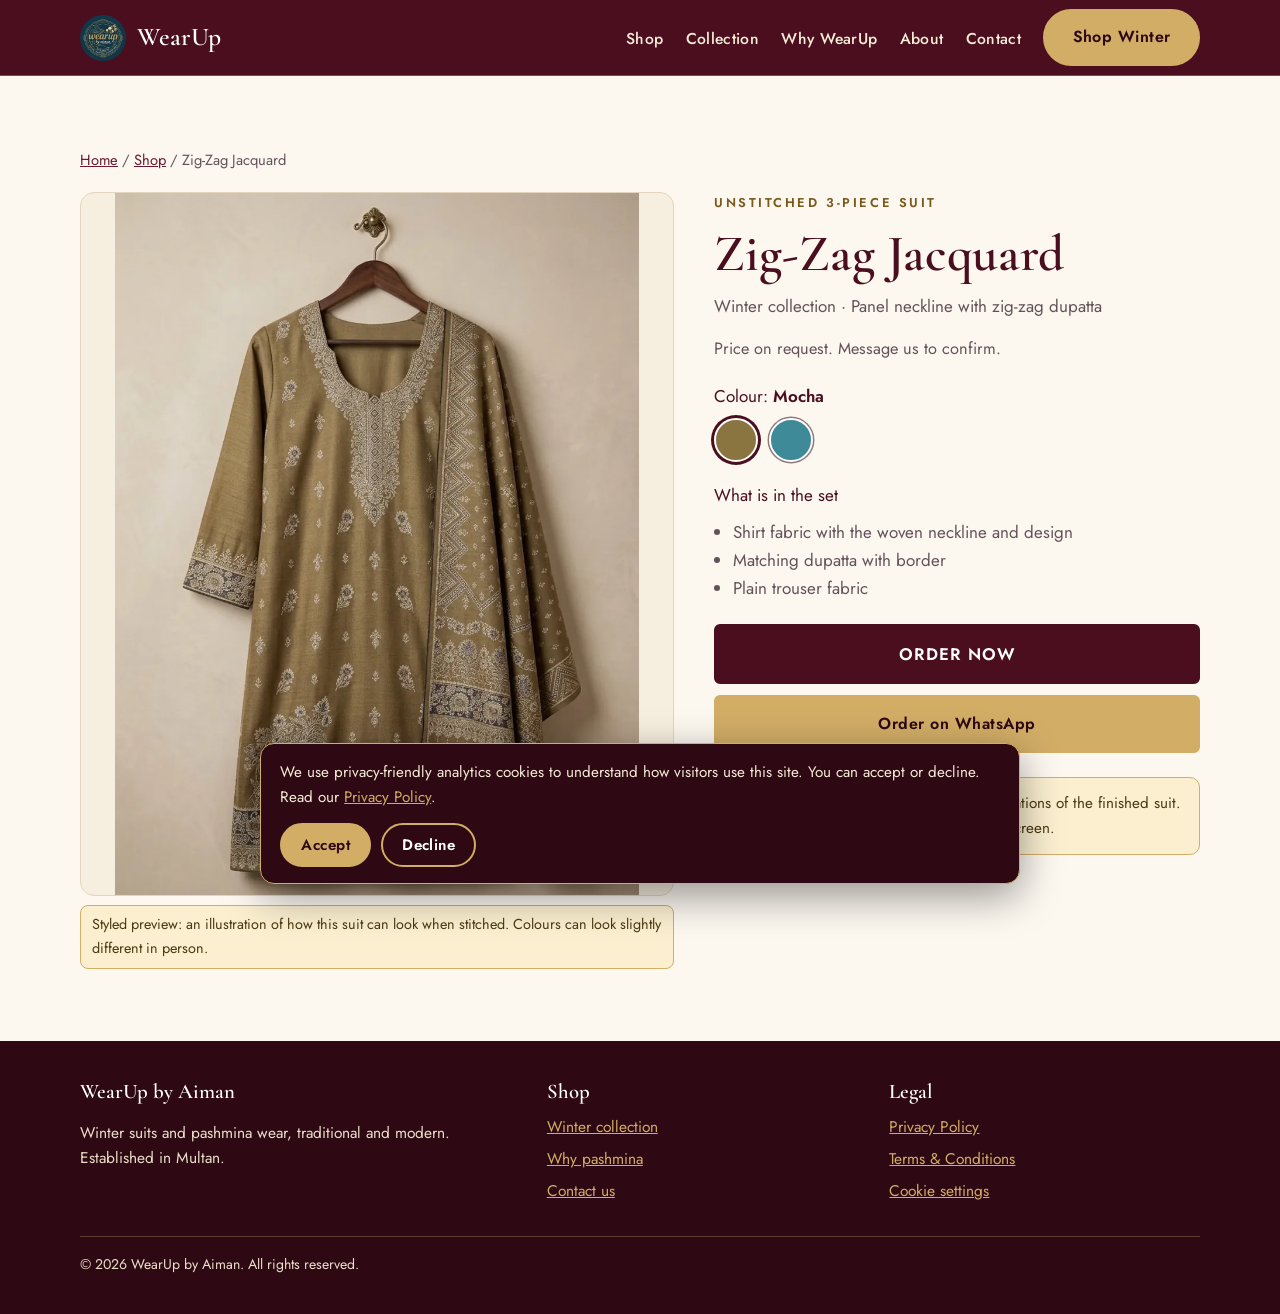
<file: dress/zigzag-jacquard/index.html>
<!doctype html>
<html lang="en">
<head>
<meta charset="utf-8">
<meta name="viewport" content="width=device-width,initial-scale=1">
<title>Zig-Zag Jacquard Winter Suit | WearUp by Aiman</title>
<meta name="description" content="Zig-Zag Jacquard unstitched winter suit in Mocha, Teal. Long panel neckline, scattered buds and zig-zag bands on the dupatta. Order now from WearUp by Aiman, Multan.">

<link rel="canonical" href="https://wearupbyaiman.com/dress/zigzag-jacquard/">
<meta name="theme-color" content="#4a0e1e">
<link rel="icon" href="../../favicon.ico" sizes="any">
<link rel="icon" type="image/png" sizes="32x32" href="../../assets/img/favicon-32.png">
<link rel="apple-touch-icon" href="../../assets/img/apple-touch-icon.png">
<meta property="og:type" content="website">
<meta property="og:site_name" content="WearUp by Aiman">
<meta property="og:title" content="Zig-Zag Jacquard Winter Suit | WearUp by Aiman">
<meta property="og:description" content="Zig-Zag Jacquard unstitched winter suit in Mocha, Teal. Long panel neckline, scattered buds and zig-zag bands on the dupatta. Order now from WearUp by Aiman, Multan.">
<meta property="og:url" content="https://wearupbyaiman.com/dress/zigzag-jacquard/">
<meta property="og:image" content="https://wearupbyaiman.com/assets/img/og-image.jpg">
<meta property="og:image:width" content="1200">
<meta property="og:image:height" content="630">
<meta property="og:image:alt" content="WearUp by Aiman logo beside a maroon embroidered pashmina-style winter suit">
<meta name="twitter:card" content="summary_large_image">
<meta name="twitter:title" content="Zig-Zag Jacquard Winter Suit | WearUp by Aiman">
<meta name="twitter:description" content="Zig-Zag Jacquard unstitched winter suit in Mocha, Teal. Long panel neckline, scattered buds and zig-zag bands on the dupatta. Order now from WearUp by Aiman, Multan.">
<meta name="twitter:image" content="https://wearupbyaiman.com/assets/img/og-image.jpg">
<link rel="stylesheet" href="../../assets/style.css">
<link rel="stylesheet" href="../../assets/colours.css">
</head>
<body>
<a class="skip" href="#main">Skip to content</a>
<header class="site-header"><div class="wrap nav">
<a class="brand" href="../../index.html"><img src="../../assets/img/logo-320.webp" width="46" height="46" alt="WearUp by Aiman logo"><span>WearUp</span></a>
<button class="menu-btn" aria-expanded="false" aria-controls="primary-nav">Menu</button>
<ul id="primary-nav">
<li><a class="link" href="../../shop/index.html">Shop</a></li>
<li><a class="link" href="../../index.html#collection">Collection</a></li>
<li><a class="link" href="../../index.html#why">Why WearUp</a></li>
<li><a class="link" href="../../index.html#about">About</a></li>
<li><a class="link" href="../../index.html#contact">Contact</a></li>
<li><a class="btn" href="../../shop/index.html">Shop Winter</a></li>
</ul></div></header>
<main id="main">

<section class="pdp"><div class="wrap">
<nav class="crumbs" aria-label="Breadcrumb"><a href="../../index.html">Home</a> / <a href="../../shop/index.html">Shop</a> / Zig-Zag Jacquard</nav>
<div class="pdpgrid">
<div class="gallery"><div class="stage"><img id="main-img" src="../../assets/img/p/zigzag-jacquard-mocha-hanger.webp" width="896" height="1200" fetchpriority="high" alt="Zig-Zag Jacquard winter suit in Mocha on a wooden hanger, styled preview illustration"></div><p class="photo-note" id="photo-note">Styled preview: an illustration of how this suit can look when stitched. Colours can look slightly different in person.</p><div class="thumbs" id="thumbs" hidden><button type="button" class="thumb" data-i="0" aria-label="Show photo 1" aria-current="true"><img src="../../assets/img/p/zigzag-jacquard-mocha-hanger-s.webp" width="100" height="125" alt=""></button></div></div>
<div class="info">
<p class="eyebrow">Unstitched 3-piece suit</p>
<h1>Zig-Zag Jacquard</h1>
<p class="meta">Winter collection · Panel neckline with zig-zag dupatta</p>
<p class="price pending">Price on request. Message us to confirm.</p>
<p class="lbl">Colour: <strong id="colour-name">Mocha</strong></p>
<div class="swatches" role="group" aria-label="Choose a colour"><button type="button" class="swatch sw-mocha" data-colour="mocha" aria-label="Mocha" aria-pressed="true"></button><button type="button" class="swatch sw-teal" data-colour="teal" aria-label="Teal" aria-pressed="false"></button></div>
<p class="lbl">What is in the set</p>
<ul class="incl"><li>Shirt fabric with the woven neckline and design</li><li>Matching dupatta with border</li><li>Plain trouser fabric</li></ul>
<button class="btn dark order-btn" id="order-open" type="button" aria-expanded="false" aria-controls="order-panel">Order now</button>
<a class="btn wa" id="wa-link" href="#order-panel" hidden>Order on WhatsApp</a>
<form id="order-form" class="form tl" novalidate hidden>
<div id="order-panel" tabindex="-1"><h2>Your order</h2>
<p class="small">Ordering: <strong id="order-summary"></strong></p></div>
<label for="o-name">Your name</label><input id="o-name" name="name" autocomplete="name" required maxlength="80"><p class="err" id="o-name-err"></p>
<label for="o-phone">Phone / WhatsApp number</label><input id="o-phone" name="phone" type="tel" autocomplete="tel" required maxlength="20"><p class="err" id="o-phone-err"></p>
<label for="o-city">City</label><input id="o-city" name="city" autocomplete="address-level2" required maxlength="60"><p class="err" id="o-city-err"></p>
<label for="o-address">Delivery address</label><textarea id="o-address" name="address" rows="3" autocomplete="street-address" required maxlength="300"></textarea><p class="err" id="o-address-err"></p>
<label for="o-qty">Number of suits</label><input id="o-qty" name="qty" type="number" min="1" max="10" value="1" inputmode="numeric"><p class="err" id="o-qty-err"></p>
<label for="o-notes">Notes (optional)</label><textarea id="o-notes" name="notes" rows="2" maxlength="300"></textarea>
<div class="hp" aria-hidden="true"><label>Leave this empty<input name="website" tabindex="-1" autocomplete="off"></label></div>
<button class="btn dark mt" type="submit">Place order request</button>
<p id="order-status" class="status" role="status"></p>
<p class="small">This sends your request to us. Price, delivery and payment are confirmed with you before anything is charged. See our <a href="../../terms/index.html">Terms</a> and <a href="../../privacy/index.html">Privacy Policy</a>.</p>
</form>
<div class="notice mt">Pictures marked "Styled preview" are illustrations of the finished suit. Colours can look slightly different on your screen.</div>
</div></div></div></section>
<script type="application/json" id="design-data">{"slug": "zigzag-jacquard", "name": "Zig-Zag Jacquard", "colours": [{"key": "mocha", "name": "Mocha", "photos": [{"full": "../../assets/img/p/zigzag-jacquard-mocha-hanger.webp", "med": "../../assets/img/p/zigzag-jacquard-mocha-hanger-m.webp", "thumb": "../../assets/img/p/zigzag-jacquard-mocha-hanger-s.webp", "alt": "Zig-Zag Jacquard winter suit in Mocha on a wooden hanger, styled preview illustration", "ratio": "896x1200", "note": "Styled preview: an illustration of how this suit can look when stitched. Colours can look slightly different in person."}]}, {"key": "teal", "name": "Teal", "photos": [{"full": "../../assets/img/p/zigzag-jacquard-teal-hanger.webp", "med": "../../assets/img/p/zigzag-jacquard-teal-hanger-m.webp", "thumb": "../../assets/img/p/zigzag-jacquard-teal-hanger-s.webp", "alt": "Zig-Zag Jacquard winter suit in Teal on a wooden hanger, styled preview illustration", "ratio": "896x1200", "note": "Styled preview: an illustration of how this suit can look when stitched. Colours can look slightly different in person."}]}]}</script>
<script src="../../assets/config.js"></script><script src="../../assets/product.js" defer></script>
</main>
<footer class="site-footer"><div class="wrap">
<div class="cols">
<div><h3>WearUp by Aiman</h3><p>Winter suits and pashmina wear, traditional and modern. Established in Multan.</p></div>
<div><h3>Shop</h3><ul><li><a href="../../shop/index.html">Winter collection</a></li><li><a href="../../index.html#why">Why pashmina</a></li><li><a href="../../index.html#contact">Contact us</a></li></ul></div>
<div><h3>Legal</h3><ul><li><a href="../../privacy/index.html">Privacy Policy</a></li><li><a href="../../terms/index.html">Terms &amp; Conditions</a></li><li><a href="#" data-cookie-settings>Cookie settings</a></li></ul></div>
</div>
<p class="copy">&copy; 2026 WearUp by Aiman. All rights reserved.</p>
</div></footer>
<div id="cookie-banner" class="cookie" role="dialog" aria-live="polite" aria-label="Cookie consent">
<p>We use privacy-friendly analytics cookies to understand how visitors use this site. You can accept or decline. Read our <a href="../../privacy/index.html">Privacy Policy</a>.</p>
<div class="row"><button class="btn" data-accept type="button">Accept</button><button class="btn ghost" data-decline type="button">Decline</button></div>
</div>
<script src="../../assets/app.js" defer></script>
</body></html>
</file>
<file: assets/style.css>
/* WearUp by Aiman — palette taken from the suits: wine, gold embroidery, cream wall.
   Fonts (Cormorant Garamond, Jost) are served from /assets/fonts, so no third-party requests. */
@font-face{font-family:"Cormorant Garamond";font-style:normal;font-weight:600;font-display:swap;src:url(fonts/cormorant-garamond-latin-600-normal.woff2) format("woff2")}
@font-face{font-family:"Cormorant Garamond";font-style:italic;font-weight:600;font-display:swap;src:url(fonts/cormorant-garamond-latin-600-italic.woff2) format("woff2")}
@font-face{font-family:"Jost";font-style:normal;font-weight:400;font-display:swap;src:url(fonts/jost-latin-400-normal.woff2) format("woff2")}
@font-face{font-family:"Jost";font-style:normal;font-weight:500;font-display:swap;src:url(fonts/jost-latin-500-normal.woff2) format("woff2")}
@font-face{font-family:"Jost";font-style:normal;font-weight:600;font-display:swap;src:url(fonts/jost-latin-600-normal.woff2) format("woff2")}

:root{
  --wine:#4a0e1e;--wine-2:#2e0813;--wine-3:#6b1830;
  --gold:#d1ad66;--gold-light:#ead7a8;--gold-dark:#7a5a1c;
  --cream:#f6eedf;--paper:#fcf8f0;--sand:#e8dcc6;
  --maroon:#7a1230;--ink:#2b1a1f;--muted:#64525a;--line:#e3d5bd;
  --radius:14px;--shadow:0 10px 30px rgba(74,14,30,.14);
  --serif:"Cormorant Garamond",Georgia,"Times New Roman",serif;
  --sans:"Jost",system-ui,-apple-system,"Segoe UI",Roboto,Helvetica,Arial,sans-serif;
}
*{box-sizing:border-box}
html{scroll-behavior:smooth}
body{margin:0;font-family:var(--sans);color:var(--ink);background:var(--paper);line-height:1.65;font-size:17px;font-weight:400}
img{max-width:100%;height:auto;display:block}
a{color:var(--wine-3)}
a:hover{color:var(--maroon)}
:focus-visible{outline:3px solid var(--gold-dark);outline-offset:3px;border-radius:4px}
.skip{position:absolute;left:-999px;top:0;background:var(--gold);color:var(--wine-2);padding:.6rem 1rem;z-index:300}
.skip:focus{left:8px;top:8px}
.wrap{width:min(1120px,100% - 2rem);margin-inline:auto}
h1,h2,h3{font-family:var(--serif);font-weight:600;line-height:1.1;margin:0 0 .5em;color:var(--wine)}
h1{font-size:clamp(2.5rem,6vw,4.2rem)}
h2{font-size:clamp(1.9rem,4vw,2.8rem)}
h3{font-size:1.5rem}
em{font-style:italic}
.eyebrow{letter-spacing:.2em;text-transform:uppercase;font-size:.8rem;color:var(--gold-dark);font-weight:600;margin:0 0 .8rem}

/* header */
.site-header{position:sticky;top:0;z-index:150;background:var(--wine);border-bottom:1px solid rgba(209,173,102,.4)}
.nav{display:flex;align-items:center;justify-content:space-between;gap:1rem;padding:.55rem 0}
.brand{display:flex;align-items:center;gap:.7rem;text-decoration:none;color:#fff;font-family:var(--serif);font-weight:600;font-size:1.6rem}
.brand img{width:46px;height:46px;border-radius:50%}
.nav ul{list-style:none;display:flex;gap:1.4rem;margin:0;padding:0;align-items:center}
.nav a.link{color:#f6ecd8;text-decoration:none;font-weight:500;font-size:.98rem;letter-spacing:.02em}
.nav a.link:hover{color:var(--gold)}
.menu-btn{display:none;background:none;border:1px solid var(--gold);color:var(--gold);padding:.5rem .8rem;border-radius:8px;font:inherit;cursor:pointer}

/* buttons */
.btn{display:inline-block;background:var(--gold);color:var(--wine-2);font-weight:600;letter-spacing:.03em;padding:.85rem 1.7rem;border-radius:999px;text-decoration:none;border:2px solid var(--gold);cursor:pointer;font-size:1rem;font-family:inherit;min-height:44px}
.btn:hover{background:var(--gold-light);border-color:var(--gold-light);color:var(--wine-2)}
.btn.ghost{background:transparent;color:#fff;border-color:var(--gold)}
.btn.ghost:hover{background:rgba(209,173,102,.18);color:#fff}
.btn.dark{background:var(--wine);border-color:var(--wine);color:#fff}
.btn.dark:hover{background:var(--wine-3);border-color:var(--wine-3);color:#fff}

/* hero */
.hero{background:radial-gradient(circle at 78% 30%,var(--wine-3),var(--wine) 52%,var(--wine-2));color:#f3e8d2;padding:clamp(2rem,5vw,4rem) 0 clamp(2.5rem,6vw,4.5rem);overflow:hidden}
.hero .wrap{display:grid;grid-template-columns:minmax(0,.85fr) minmax(0,1.25fr);grid-template-areas:"text stage" "panel stage";gap:1.6rem 3rem;align-items:center}
.hero-text{grid-area:text}
.hero h1{color:#fcf4e4}
.hero h1 em{color:var(--gold-light)}
.hero p.lead{font-size:1.18rem;color:#eadfc9;max-width:32rem}
.hero .actions{display:flex;gap:.9rem;flex-wrap:wrap;margin-top:1.6rem}
.hero .eyebrow,.site-footer .eyebrow{color:var(--gold)}
.trust{display:flex;gap:.4rem 1.4rem;flex-wrap:wrap;margin-top:1.6rem;font-size:.95rem;color:#eadfc9;padding:0;list-style:none}
.trust li::before{content:"✦ ";color:var(--gold)}

/* the rack */
.rack{grid-area:stage;position:relative;touch-action:pan-y;user-select:none;-webkit-user-select:none}
.rack-room,.rack-btn{display:none}
.rack-items{list-style:none;margin:0;padding:0}
.rack-item a{display:block;text-decoration:none}
.rack-item img{width:100%;height:auto;filter:drop-shadow(0 16px 14px rgba(46,8,19,.3))}
.rack:not(.rack--on) .rack-items{display:flex;gap:1rem;overflow-x:auto;scroll-snap-type:x mandatory;padding:.5rem 0 1rem}
.rack:not(.rack--on) .rack-item{flex:0 0 210px;scroll-snap-align:center;background:var(--cream);border-radius:var(--radius);padding:.6rem}
.rack--on{cursor:grab}
.rack--on.dragging{cursor:grabbing}
.rack--on .rack-room{display:block}
.rack--on .rack-btn{display:block}
.rack--on .rack-items{position:absolute;inset:0}
.rack--on .rack-item{position:absolute;left:50%;top:0;width:var(--iw);margin-left:calc(var(--iw) / -2);transform-origin:50% 0;will-change:transform,opacity}
.rack--on .rack-item img{pointer-events:none}
.rack-arch{position:absolute;left:0;right:0;top:0;bottom:0;border-radius:999px 999px 18px 18px;background:radial-gradient(ellipse at 50% 22%,#fbf4e6 0%,#efe1c6 55%,#dcc9a4 100%);box-shadow:inset 0 0 0 2px rgba(209,173,102,.9),0 30px 60px rgba(0,0,0,.35)}
.rack-ring{position:absolute;border:3px solid #a8832f;border-radius:50%;box-shadow:0 3px 8px rgba(46,8,19,.28)}
.rack-btn{position:absolute;top:46%;width:46px;height:46px;border-radius:50%;border:1px solid var(--gold);background:rgba(46,8,19,.78);color:var(--gold-light);font-size:1.5rem;line-height:1;cursor:pointer;z-index:200;padding:0 0 .15rem}
.rack-btn:hover{background:var(--wine-3)}
.rack-btn.prev{left:.3rem}
.rack-btn.next{right:.3rem}
.rack-panel{grid-area:panel;background:rgba(46,8,19,.55);border:1px solid rgba(209,173,102,.5);border-radius:var(--radius);padding:1.1rem 1.3rem}
.rack-count{margin:0;font-size:.8rem;letter-spacing:.18em;text-transform:uppercase;color:var(--gold)}
.rack-panel h2{color:#fff;font-size:2rem;margin:.1rem 0 .15rem}
.rack-colour{margin:0 0 .9rem;color:#eadfc9}
.dot{display:inline-block;width:.9rem;height:.9rem;border-radius:50%;border:1px solid rgba(255,255,255,.7);margin-right:.5rem;vertical-align:-1px}
.rack-actions{display:flex;gap:.7rem;flex-wrap:wrap}
.rack-actions .btn{padding:.6rem 1.3rem;font-size:.95rem}
.rack-hint{margin:.9rem 0 0;font-size:.85rem;color:#d9ccb2}

/* sections */
section{padding:clamp(2.5rem,6vw,4.5rem) 0}
.cream{background:var(--cream)}
.center{text-align:center}
.sub{color:var(--muted);max-width:40rem;margin-inline:auto}
.cards{display:grid;grid-template-columns:repeat(4,1fr);gap:1.3rem;margin-top:2rem}
.card{background:#fff;border:1px solid var(--line);border-radius:var(--radius);overflow:hidden;box-shadow:var(--shadow);display:flex;flex-direction:column}
.card img{aspect-ratio:4/5;object-fit:cover;width:100%}
.card .body{padding:1rem 1.1rem 1.3rem;display:flex;flex-direction:column;gap:.35rem;flex:1}
.card p{margin:0;color:var(--muted);font-size:.97rem}
.tag{font-size:.75rem;letter-spacing:.12em;text-transform:uppercase;color:var(--maroon);font-weight:600}
.card .btn{margin-top:auto;text-align:center;font-size:.95rem;padding:.65rem 1rem}
.features{display:grid;grid-template-columns:repeat(3,1fr);gap:1.5rem;margin-top:2rem}
.feature{padding:1.4rem;border:1px solid var(--line);border-radius:var(--radius);background:#fff}
.split{display:grid;grid-template-columns:1fr 1fr;gap:3rem;align-items:center}
.split img{border-radius:var(--radius);box-shadow:var(--shadow)}
.notice{background:#fbefd0;border:1px solid var(--gold);border-radius:10px;padding:.8rem 1rem;font-size:.95rem;color:#4a3a10}

/* form */
.form{background:#fff;border:1px solid var(--line);border-radius:var(--radius);padding:1.6rem;box-shadow:var(--shadow);max-width:640px;margin-inline:auto}
label{display:block;font-weight:500;margin:1rem 0 .3rem;color:var(--wine)}
input,select,textarea{width:100%;padding:.8rem .9rem;border:1.5px solid #8f7a7f;border-radius:10px;font:inherit;background:#fff;color:var(--ink)}
input:focus,select:focus,textarea:focus{border-color:var(--wine);outline:3px solid rgba(209,173,102,.65)}
.err{color:#9b1c1c;font-size:.9rem;min-height:1.1em;margin:.25rem 0 0}
input[aria-invalid="true"],textarea[aria-invalid="true"]{border-color:#9b1c1c}
.hp{position:absolute;left:-9999px;height:0;overflow:hidden}
.status{margin-top:1rem;padding:.8rem 1rem;border-radius:10px;display:none}
.status.ok{display:block;background:#e5f4e8;color:#14532d}
.status.bad{display:block;background:#fde8e8;color:#7f1d1d}

/* footer */
.site-footer{background:var(--wine-2);color:#eadfc9;padding:2.5rem 0 1.5rem;font-size:.97rem}
.site-footer a{color:var(--gold)}
.site-footer .cols{display:grid;grid-template-columns:1.4fr 1fr 1fr;gap:2rem}
.site-footer h3{color:#fff;font-size:1.3rem}
.site-footer ul{list-style:none;margin:0;padding:0}
.site-footer li{margin:.4rem 0}
.copy{border-top:1px solid rgba(209,173,102,.3);margin-top:1.6rem;padding-top:1rem;font-size:.88rem}

/* cookie banner */
.cookie{position:fixed;left:1rem;right:1rem;bottom:1rem;max-width:760px;margin-inline:auto;background:var(--wine-2);color:#f6ecd8;border:1px solid var(--gold);border-radius:var(--radius);padding:1rem 1.2rem;z-index:400;box-shadow:0 12px 40px rgba(0,0,0,.4);display:none}
.cookie.show{display:block}
.cookie p{margin:0 0 .8rem;font-size:.95rem}
.cookie a{color:var(--gold)}
.cookie .row{display:flex;gap:.6rem;flex-wrap:wrap}
.cookie .btn{padding:.55rem 1.2rem;font-size:.95rem}

/* legal pages */
.legal{max-width:780px;margin-inline:auto;padding:3rem 0}
.legal h2{margin-top:2rem;font-size:1.9rem}
.legal .updated{color:var(--muted);font-size:.92rem}
.notfound{text-align:center;padding:5rem 0}

@media (max-width:1000px){
  .hero .wrap{grid-template-columns:1fr;grid-template-areas:"text" "stage" "panel";gap:1.5rem}
  .hero-text{text-align:center}
  .hero p.lead{margin-inline:auto}
  .hero .actions,.trust{justify-content:center}
}
@media (max-width:900px){
  .cards{grid-template-columns:repeat(2,1fr)}
  .features{grid-template-columns:1fr}
  .split{grid-template-columns:1fr;gap:2rem}
  .site-footer .cols{grid-template-columns:1fr}
}
@media (max-width:760px){
  .menu-btn{display:block}
  .nav ul{display:none;position:absolute;left:0;right:0;top:100%;background:var(--wine);flex-direction:column;padding:1rem;gap:1rem;border-bottom:2px solid var(--gold)}
  .nav ul.open{display:flex}
  .nav{position:relative}
}
@media (max-width:480px){.cards{grid-template-columns:1fr}body{font-size:16px}}
@media (prefers-reduced-motion:reduce){html{scroll-behavior:auto}}

/* utilities (no inline styles, so the CSP can stay strict) */
.tl{text-align:left}
.mt{margin-top:1.5rem}
.small{font-size:.88rem;color:var(--muted)}

/* shop + product pages */
.cards.three{grid-template-columns:repeat(3,1fr)}
.cardlink{display:flex;flex-direction:column;height:100%;text-decoration:none;color:inherit}
.cardlink:hover h3{color:var(--maroon)}
.cardlink .btn{margin-top:auto;text-align:center;font-size:.95rem;padding:.65rem 1rem}
.shead{margin-top:2.5rem}
.sub2{color:var(--muted);max-width:42rem;margin:0 0 1rem}
.crumbs{font-size:.92rem;color:var(--muted);margin-bottom:1.2rem}
.pdpgrid{display:grid;grid-template-columns:1.1fr .9fr;gap:2.5rem;align-items:start}
.stage{background:var(--cream);border:1px solid var(--line);border-radius:var(--radius);overflow:hidden;display:flex;justify-content:center}
.stage img{width:100%;max-height:78vh;object-fit:contain}
.thumbs{display:flex;gap:.6rem;margin-top:.7rem;flex-wrap:wrap}
.thumb{padding:0;border:2px solid var(--line);border-radius:8px;overflow:hidden;background:#fff;cursor:pointer;width:72px}
.thumb img{width:100%;height:96px;object-fit:cover}
.thumb[aria-current="true"]{border-color:var(--wine)}
.info h1{font-size:clamp(2.2rem,4.5vw,3.2rem);margin-bottom:.2em}
.meta{color:var(--muted);margin:0 0 1rem}
.price{font-family:var(--serif);font-weight:600;font-size:1.9rem;color:var(--wine);margin:.3rem 0 1.2rem}
.price.pending{font-size:1.02rem;font-family:var(--sans);font-weight:400;color:var(--muted)}
.lbl{margin:1.2rem 0 .5rem;color:var(--wine)}
.swatches{display:flex;gap:.7rem;flex-wrap:wrap}
.swatch{width:44px;height:44px;border-radius:50%;border:2px solid #fff;box-shadow:0 0 0 1.5px #8f7a7f;cursor:pointer;padding:0}
.swatch[aria-pressed="true"]{box-shadow:0 0 0 3px var(--wine)}
.incl{margin:0 0 1.4rem;padding-left:1.2rem;color:var(--muted)}
.order-btn{width:100%;text-align:center;font-size:1.05rem;letter-spacing:.08em;text-transform:uppercase;padding:1rem 1.6rem;border-radius:6px}
.wa{display:block;text-align:center;margin-top:.7rem;border-radius:6px}
.info .form{margin-top:1.2rem;padding:1.2rem}
.info .form h2{font-size:1.7rem;margin:0 0 .2em}
.info #order-panel:focus{outline:none}
@media (max-width:900px){.cards.three{grid-template-columns:repeat(2,1fr)}.pdpgrid{grid-template-columns:1fr;gap:1.5rem}}
@media (max-width:480px){.cards.three{grid-template-columns:1fr}}
[hidden]{display:none!important}

/* styled-preview labels */
.photo-note{margin:.6rem 0 0;font-size:.9rem;color:#4a3a10;background:#fbefd0;border:1px solid var(--gold);border-radius:8px;padding:.45rem .7rem}
.thumbs[hidden],.photo-note[hidden],#wa-home[hidden]{display:none}
</file>
<file: assets/colours.css>
.sw-maroon{background:#7a1230}
.sw-plum{background:#4a1f3f}
.sw-black{background:#1f2430}
.sw-olive{background:#5a6a34}
.sw-blue{background:#1f5a80}
.sw-lilac{background:#a06aa8}
.sw-green{background:#1e6b45}
.sw-brown{background:#7a5130}
.sw-mocha{background:#8a7440}
.sw-teal{background:#3f8a99}
</file>
